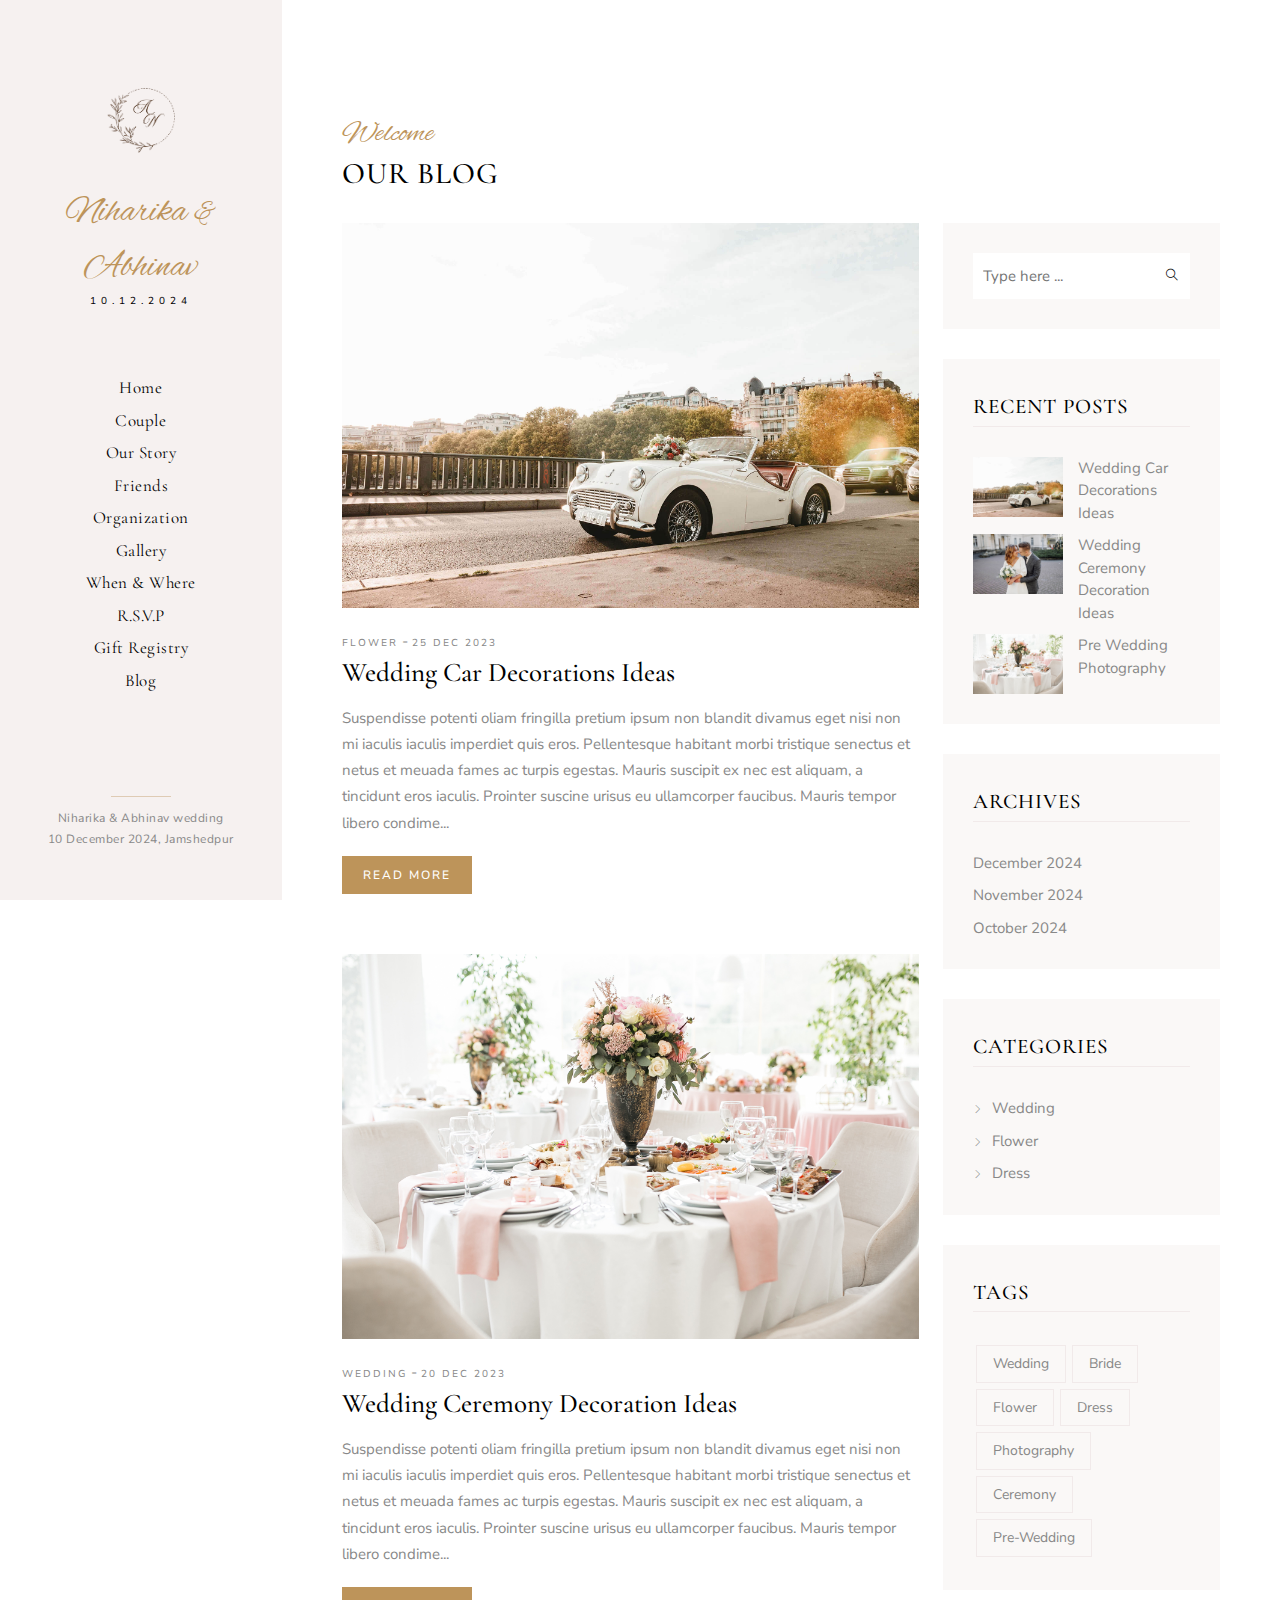
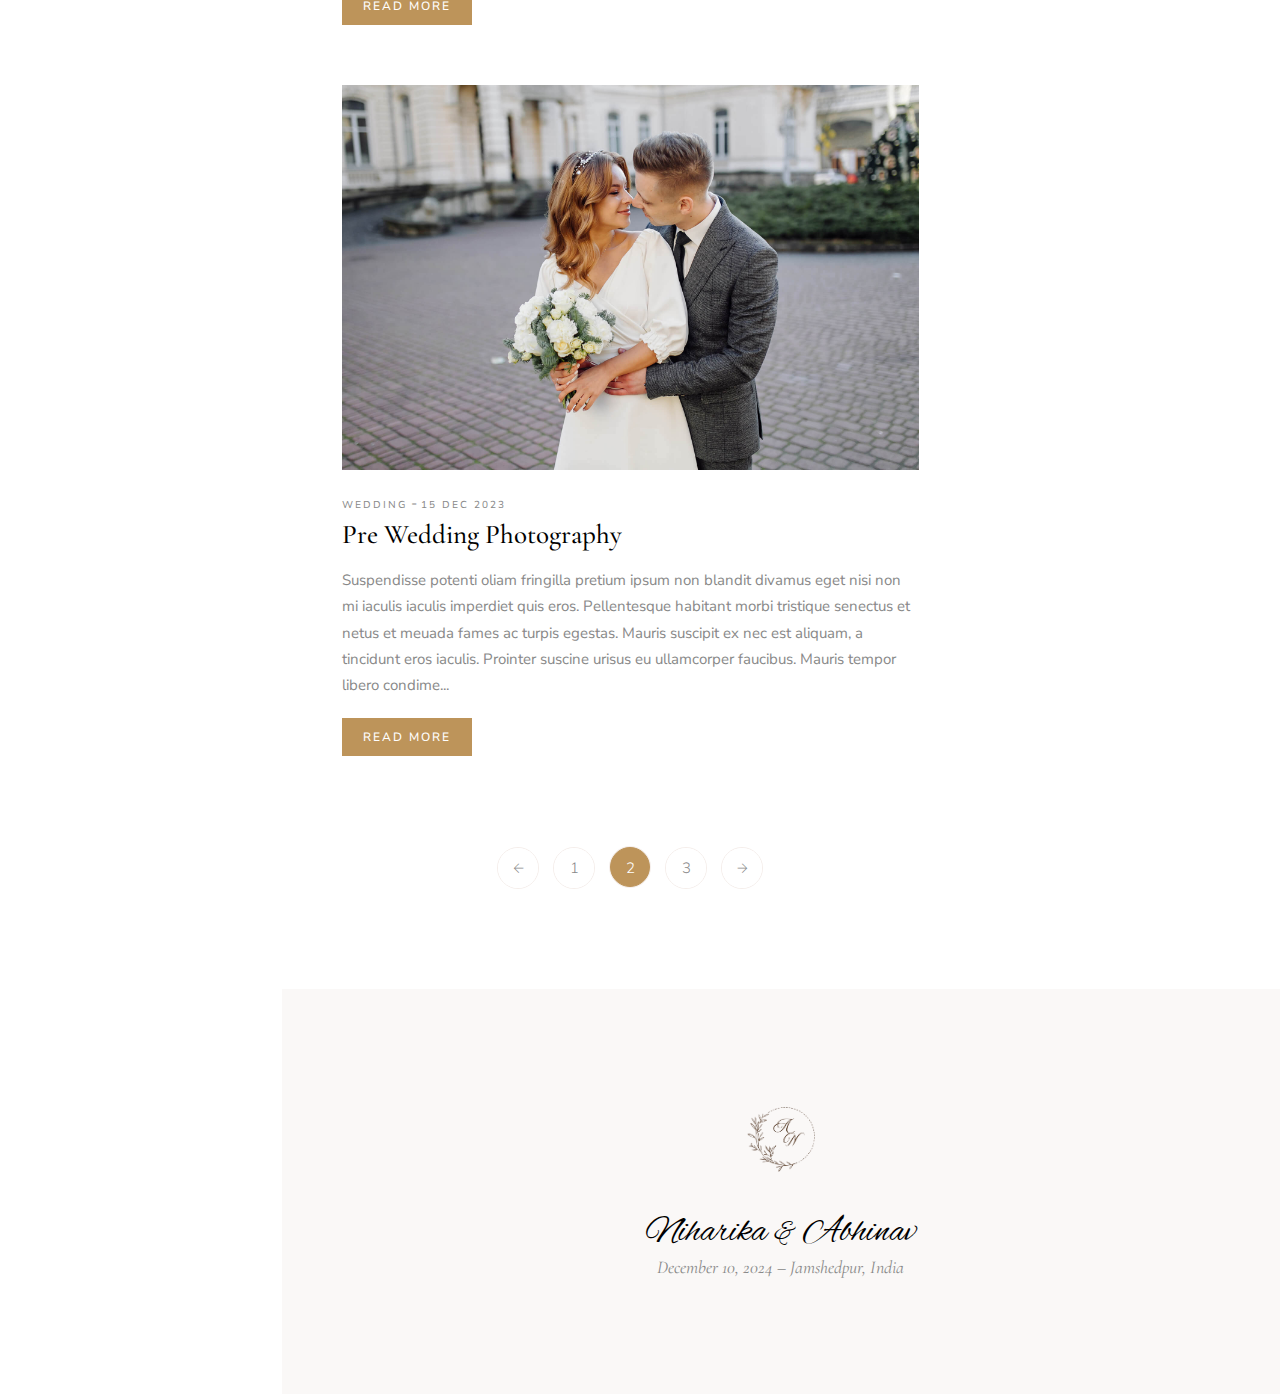
<file: blog.html>
<!DOCTYPE HTML>
<html lang="en">
<head>
    <meta charset="utf-8">
    <meta http-equiv="X-UA-Compatible" content="IE=edge">
    <title>Niharika & Abhinav Wedding Template</title>
    <meta name="viewport" content="width=device-width, initial-scale=1">
    <link rel="icon" type="image/png" href="images/favicon.png" />
    <link rel="stylesheet" href="css/animate.css">
    <link rel="stylesheet" href="css/themify-icons.css">
    <link rel="stylesheet" href="css/bootstrap.min.css">
    <link rel="stylesheet" href="css/magnific-popup.css">
    <link rel="stylesheet" href="css/owl.carousel.min.css">
    <link rel="stylesheet" href="css/owl.theme.default.min.css">
    <link rel="stylesheet" href="css/style.css">
</head>
<body>
    <!-- Preloader -->
    <div class="preloader">
        <div class="lds-heart">
            <div></div>
        </div>
    </div>
    <!-- Main -->
    <div id="oliven-page"> <a href="#" class="js-oliven-nav-toggle oliven-nav-toggle"><i></i></a>
        <!-- Sidebar Section -->
        <aside id="oliven-aside">
            <!-- Logo -->
            <div class="oliven-logo">
                <a href="index.html"> 
                    <img src="images/logo.png" alt=""> 
                    <span>Niharika <small>&</small> Abhinav</span>
                    <h6>10.12.2024</h6>
                </a>
            </div>
            <!-- Menu -->
            <nav class="oliven-main-menu">
                <ul>
                    <li><a href="index.html#home">Home</a></li>
                    <li><a href="index.html#couple">Couple</a></li>
                    <li><a href="index.html#story">Our Story</a></li>
                    <li><a href="index.html#friends">Friends</a></li>
                    <li><a href="index.html#organization">Organization</a></li>
                    <li><a href="index.html#gallery">Gallery</a></li>
                    <li><a href="index.html#whenwhere">When & Where</a></li>
                    <li><a href="index.html#rsvp">R.S.V.P</a></li>
                    <li><a href="index.html#gift">Gift Registry</a></li>
                    <li><a href="blog.html">Blog</a></li>
                </ul>
            </nav>
            <!-- Sidebar Footer -->
            <div class="footer1"> <span class="separator"></span>
                <p>Niharika & Abhinav wedding<br />10 December 2024, Jamshedpur</p>
            </div>
        </aside>
        <!-- Content Section -->
        <div id="oliven-main">
            <!-- Blog -->
            <div id="blog" class="blog-page section-padding">
                <div class="container">
                    <div class="row">
                        <div class="col-md-12 mb-30"> 
                            <span class="oliven-title-meta">Welcome</span>
                            <h2 class="oliven-title">Our Blog</h2>
                        </div>
                    </div>
                    <div class="row">
                        <!-- Content -->
                        <div class="col-md-8">
                            <div class="row">
                               <div class="col-md-12">
                                    <div class="item">
                                        <div class="post-img img-grayscale">
                                            <a href="post.html"> <img src="images/blog/1.jpg" alt=""> </a>
                                        </div>
                                        <div class="post-cont"> <a href="blog.html"><span class="tag">Flower</span></a> - <a href="blog.html"><span class="tag">25 Dec 2023</span></a>
                                            <h5>
                                                <a href="post.html">Wedding Car Decorations Ideas</a>
                                            </h5>
                                            <p>Suspendisse potenti oliam fringilla pretium ipsum non blandit divamus eget nisi non mi iaculis iaculis imperdiet quis eros. Pellentesque habitant morbi tristique senectus et netus et meuada fames ac turpis egestas. Mauris suscipit ex nec est aliquam, a tincidunt eros iaculis. Prointer suscine urisus eu ullamcorper faucibus. Mauris tempor libero condime...</p>
                                            <div class="btn buttono"><a href="post.html"><span>Read More</span></a></div>
                                        </div>
                                    </div>
                                </div>                          
                                <div class="col-md-12">
                                    <div class="item">
                                        <div class="post-img img-grayscale">
                                            <a href="post.html"> <img src="images/blog/3.jpg" alt=""> </a>
                                        </div>
                                        <div class="post-cont"> <a href="blog.html"><span class="tag">Wedding</span></a> - <a href="blog.html"><span class="tag">20 Dec 2023</span></a>
                                            <h5>
                                                <a href="post.html">Wedding Ceremony Decoration Ideas</a>
                                            </h5>
                                            <p>Suspendisse potenti oliam fringilla pretium ipsum non blandit divamus eget nisi non mi iaculis iaculis imperdiet quis eros. Pellentesque habitant morbi tristique senectus et netus et meuada fames ac turpis egestas. Mauris suscipit ex nec est aliquam, a tincidunt eros iaculis. Prointer suscine urisus eu ullamcorper faucibus. Mauris tempor libero condime...</p>
                                            <div class="btn buttono"><a href="post.html"><span>Read More</span></a></div>
                                        </div>
                                    </div>
                                </div>
                                <div class="col-md-12">
                                    <div class="item">
                                        <div class="post-img img-grayscale">
                                            <a href="post.html"> <img src="images/blog/2.jpg" alt=""> </a>
                                        </div>
                                        <div class="post-cont"> <a href="blog.html"><span class="tag">Wedding</span></a> - <a href="blog.html"><span class="tag">15 Dec 2023</span></a>
                                            <h5>
                                                <a href="post.html">Pre Wedding Photography</a>
                                            </h5>
                                            <p>Suspendisse potenti oliam fringilla pretium ipsum non blandit divamus eget nisi non mi iaculis iaculis imperdiet quis eros. Pellentesque habitant morbi tristique senectus et netus et meuada fames ac turpis egestas. Mauris suscipit ex nec est aliquam, a tincidunt eros iaculis. Prointer suscine urisus eu ullamcorper faucibus. Mauris tempor libero condime...</p>
                                            <div class="btn buttono"><a href="post.html"><span>Read More</span></a></div>
                                        </div>
                                    </div>
                                </div>
                            </div>
                            <div class="row">
                                <div class="col-md-12 text-center">
                                    <!-- Pagination -->
                                    <ul class="blog-pagination-wrap align-center">
                                        <li><a href="blog.html#"><i class="ti-arrow-left"></i></a></li>
                                        <li><a href="blog.html#">1</a></li>
                                        <li><a href="blog.html#" class="active">2</a></li>
                                        <li><a href="blog.html#">3</a></li>
                                        <li><a href="blog.html#"><i class="ti-arrow-right"></i></a></li>
                                    </ul>
                                </div>
                            </div>
                        </div>
                        <!-- Sidebar -->
                        <div class="col-md-4">
                            <div class="blog-sidebar row">
                                <div class="col-md-12">
                                    <div class="widget search">
                                        <form>
                                            <input type="text" name="search" placeholder="Type here ...">
                                            <button type="submit"><i class="ti-search" aria-hidden="true"></i></button>
                                        </form>
                                    </div>
                                </div>
                                <div class="col-md-12">
                                    <div class="widget">
                                        <div class="widget-title">
                                            <h6>Recent Posts</h6>
                                        </div>
                                        <ul class="recent">
                                            <li>
                                                <div class="thum"> 
                                                    <img src="images/blog/1.jpg" alt=""> 
                                                </div> 
                                                <a href="#">Wedding Car Decorations Ideas</a>
                                            </li>
                                            <li>
                                                <div class="thum"> 
                                                    <img src="images/blog/2.jpg" alt=""> 
                                                </div> 
                                                <a href="#">Wedding Ceremony Decoration Ideas</a>
                                            </li>
                                            <li>
                                                <div class="thum"> 
                                                    <img src="images/blog/3.jpg" alt=""> 
                                                </div> 
                                                <a href="#">Pre Wedding Photography</a>
                                            </li>
                                        </ul>
                                    </div>
                                </div>
                                <div class="col-md-12">
                                    <div class="widget">
                                        <div class="widget-title">
                                            <h6>Archives</h6>
                                        </div>
                                        <ul>
                                            <li><a href="#">December 2024</a></li>
                                            <li><a href="#">November 2024</a></li>
                                            <li><a href="#">October 2024</a></li>
                                        </ul>
                                    </div>
                                </div>
                                <div class="col-md-12">
                                    <div class="widget">
                                        <div class="widget-title">
                                            <h6>Categories</h6>
                                        </div>
                                        <ul>
                                            <li><a href="post.html"><i class="ti-angle-right"></i>Wedding</a></li>
                                            <li><a href="post.html"><i class="ti-angle-right"></i>Flower</a></li>
                                            <li><a href="post.html"><i class="ti-angle-right"></i>Dress</a></li>
                                        </ul>
                                    </div>
                                </div>
                                <div class="col-md-12">
                                    <div class="widget">
                                        <div class="widget-title">
                                            <h6>Tags</h6>
                                        </div>
                                        <ul class="tags">
                                            <li><a href="#">Wedding</a></li>
                                            <li><a href="#">Bride</a></li>
                                            <li><a href="#">Flower</a></li>
                                            <li><a href="#">Dress</a></li>
                                            <li><a href="#">Photography</a></li>
                                            <li><a href="#">Ceremony</a></li>
                                            <li><a href="#">Pre-Wedding</a></li>
                                        </ul>
                                    </div>
                                </div>
                            </div>
                        </div>
                    </div>
                </div>
            </div>
            <!-- Footer -->
            <div class="footer2">
                <div class="oliven-narrow-content">
                    <div class="row">
                        <div class="col-md-12 text-center">
                            <h2>
                                <a href="index.html"><img src="images/logo.png" alt=""><span>Niharika <small>&</small> Abhinav</span></a>
                            </h2>
                            <p class="copyright">December 10, 2024 – Jamshedpur, India</p>
                        </div>
                    </div>
                </div>
            </div>
        </div>
        <!-- jQuery -->
        <script src="js/jquery.min.js"></script>
        <script src="js/modernizr-2.6.2.min.js"></script>
        <script src="js/jquery.easing.1.3.js"></script>
        <script src="js/bootstrap.min.js"></script>
        <script src="js/jquery.waypoints.min.js"></script>
        <script src="js/sticky-kit.min.js"></script>
        <script src="js/isotope.js"></script>
        <script src="js/jquery.magnific-popup.min.js"></script>
        <script src="js/owl.carousel.min.js"></script>
        <script src="js/main.js"></script>
    </div>
</body>
</html>
</file>
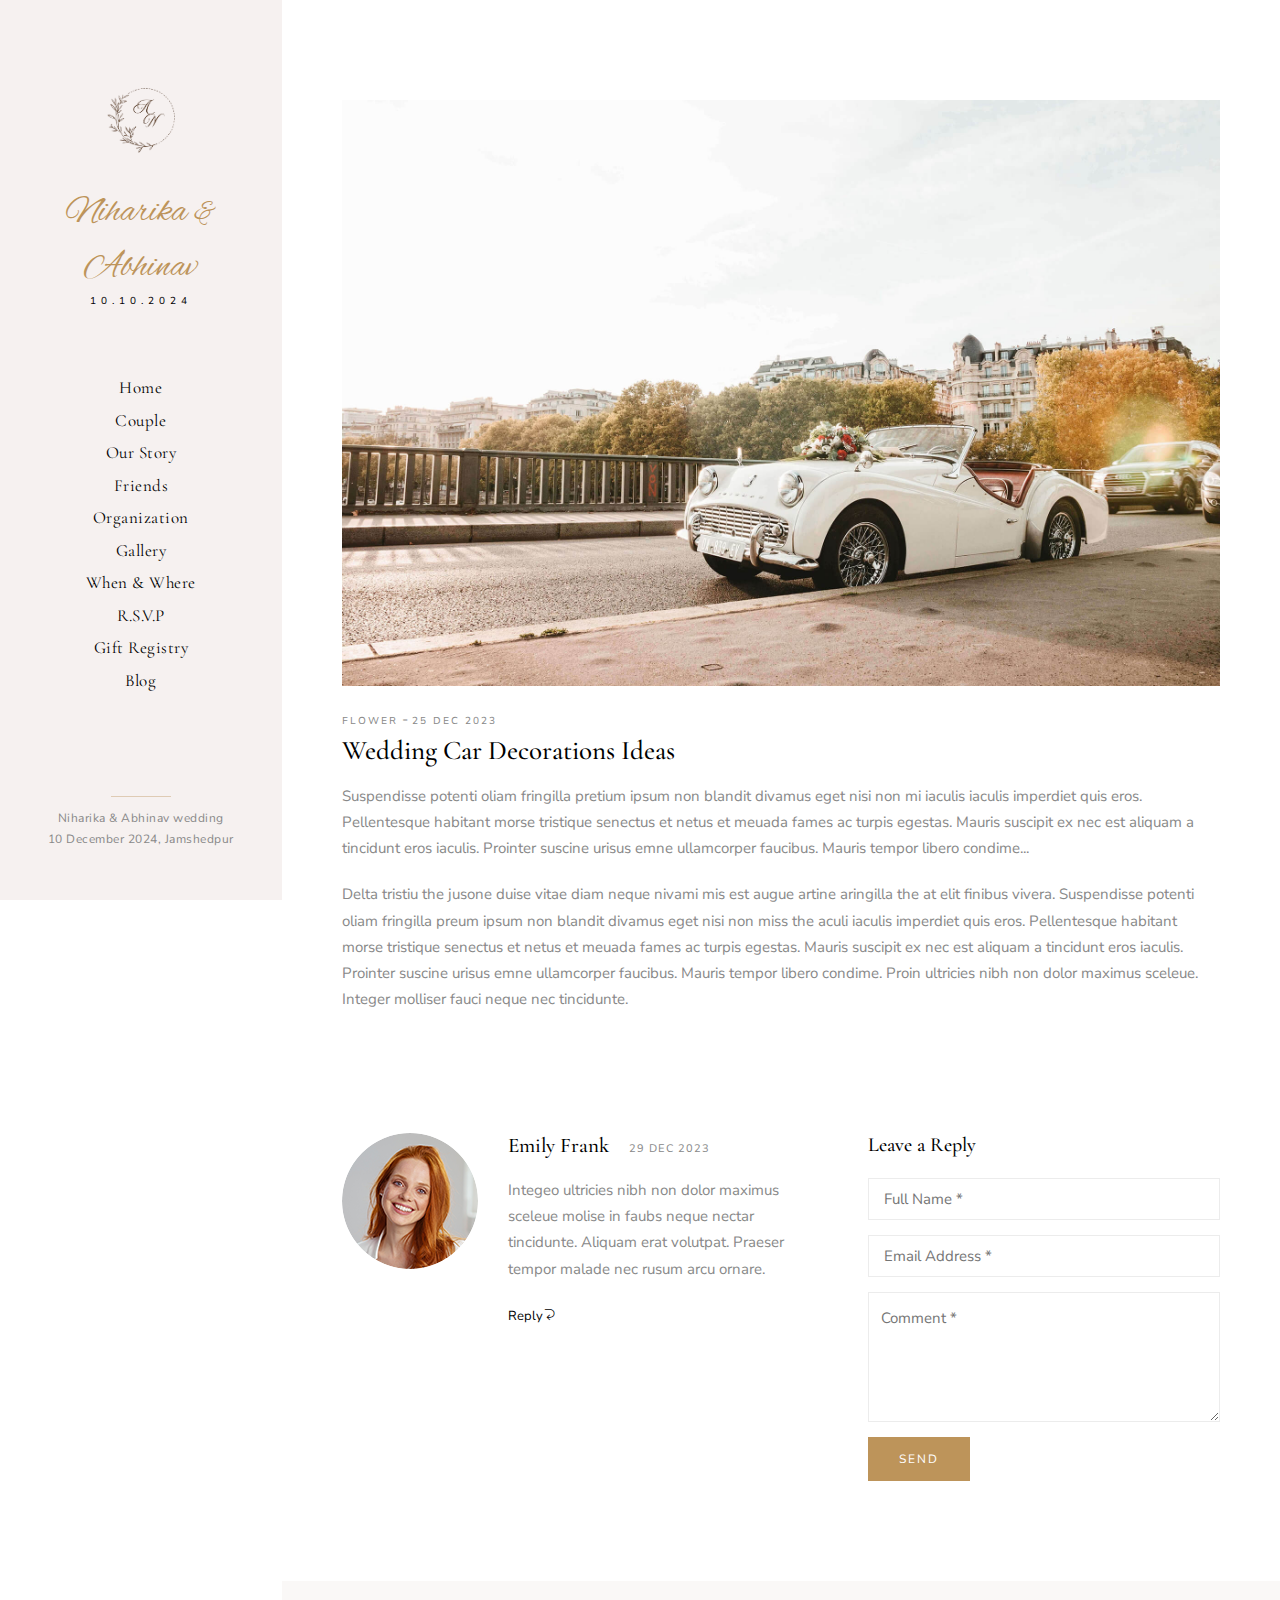
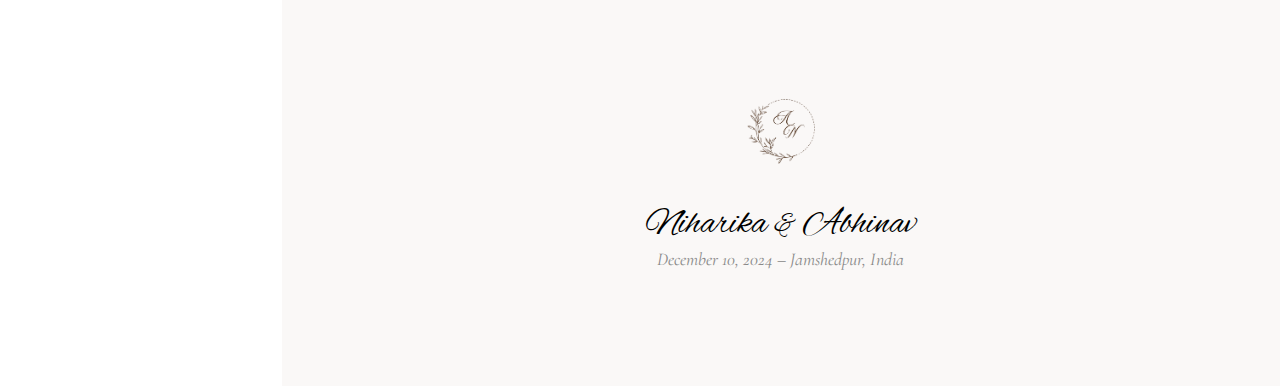
<file: post.html>
<!DOCTYPE HTML>
<html lang="en">
<head>
    <meta charset="utf-8">
    <meta http-equiv="X-UA-Compatible" content="IE=edge">
    <title>Niharika & Abhinav Wedding Template</title>
    <meta name="viewport" content="width=device-width, initial-scale=1">
    <link rel="icon" type="image/png" href="images/favicon.png" />
    <link rel="stylesheet" href="css/animate.css">
    <link rel="stylesheet" href="css/themify-icons.css">
    <link rel="stylesheet" href="css/bootstrap.min.css">
    <link rel="stylesheet" href="css/magnific-popup.css">
    <link rel="stylesheet" href="css/owl.carousel.min.css">
    <link rel="stylesheet" href="css/owl.theme.default.min.css">
    <link rel="stylesheet" href="css/style.css">
</head>
<body>
    <!-- Preloader -->
    <div class="preloader">
        <div class="lds-heart">
            <div></div>
        </div>
    </div>
    <!-- Main -->
    <div id="oliven-page"> <a href="#" class="js-oliven-nav-toggle oliven-nav-toggle"><i></i></a>
        <!-- Sidebar Section -->
        <aside id="oliven-aside">
            <!-- Logo -->
            <div class="oliven-logo">
                <a href="index.html"> 
                    <img src="images/logo.png" alt=""> 
                    <span>Niharika <small>&</small> Abhinav</span>
                    <h6>10.10.2024</h6> 
                </a>
            </div>
            <!-- Menu -->
            <nav class="oliven-main-menu">
                <ul>
                    <li><a href="index.html#home">Home</a></li>
                    <li><a href="index.html#couple">Couple</a></li>
                    <li><a href="index.html#story">Our Story</a></li>
                    <li><a href="index.html#friends">Friends</a></li>
                    <li><a href="index.html#organization">Organization</a></li>
                    <li><a href="index.html#gallery">Gallery</a></li>
                    <li><a href="index.html#whenwhere">When & Where</a></li>
                    <li><a href="index.html#rsvp">R.S.V.P</a></li>
                    <li><a href="index.html#gift">Gift Registry</a></li>
                    <li><a href="blog.html">Blog</a></li>
                </ul>
            </nav>
            <!-- Sidebar Footer -->
            <div class="footer1"> <span class="separator"></span>
                <p>Niharika & Abhinav wedding<br />10 December 2024, Jamshedpur</p>
            </div>
        </aside>
        <!-- Content Section -->
        <div id="oliven-main">
            <!-- Post -->
            <div id="post" class="blog-page section-padding">
                <div class="container">
                    <div class="row">
                        <div class="col-md-12">
                            <div class="item">
                                <div class="post-img img-grayscale">
                                    <a href="post.html"> <img src="images/blog/1.jpg" alt=""> </a>
                                </div>
                                <div class="post-cont"> <a href="blog.html"><span class="tag">Flower</span></a> - <a href="blog.html"><span class="tag">25 Dec 2023</span></a>
                                    <h5>
                                        <a href="post.html">Wedding Car Decorations Ideas</a>
                                    </h5>
                                    <p>Suspendisse potenti oliam fringilla pretium ipsum non blandit divamus eget nisi non mi iaculis iaculis imperdiet quis eros. Pellentesque habitant morse tristique senectus et netus et meuada fames ac turpis egestas. Mauris suscipit ex nec est aliquam a tincidunt eros iaculis. Prointer suscine urisus emne ullamcorper faucibus. Mauris tempor libero condime...</p>
                                    <p>Delta tristiu the jusone duise vitae diam neque nivami mis est augue artine aringilla the at elit finibus vivera. Suspendisse potenti oliam fringilla preum ipsum non blandit divamus eget nisi non miss the aculi iaculis imperdiet quis eros. Pellentesque habitant morse tristique senectus et netus et meuada fames ac turpis egestas. Mauris suscipit ex nec est aliquam a tincidunt eros iaculis. Prointer suscine urisus emne ullamcorper faucibus. Mauris tempor libero condime. Proin ultricies nibh non dolor maximus sceleue. Integer molliser fauci neque nec tincidunte.</p>
                                </div>
                            </div>
                        </div>
                    </div>
                </div>
                <div class="blog-comment-section">
            <div class="container">
                <div class="row">
                    <!-- Comment -->
                    <div class="col-md-7">
                        <div class="blog-post-comment-wrap">
                            <div class="blog-user-comment"> <img src="images/blog/people.png" alt=""> </div>
                            <div class="blog-user-content">
                                <h3>Emily Frank<span> 29 Dec 2023</span></h3>
                                <p>Integeo ultricies nibh non dolor maximus sceleue molise in faubs neque nectar tincidunte. Aliquam erat volutpat. Praeser tempor malade nec rusum arcu ornare. </p> <a class="blog-repay" href="#">Reply<i class="ti-back-left"></i></a>
                            </div>
                        </div>
                    </div>
                    <!-- Contact Form -->
                    <div class="col-md-5">
                        <h5>Leave a Reply</h5>
                        <form method="post" class="row">
                            <div class="col-md-12">
                                <input type="text" placeholder="Full Name *" required="">
                            </div>
                            <div class="col-md-12">
                                <input type="email"  placeholder="Email Address *" required="">
                            </div>
                            <div class="col-md-12">
                                <textarea name="message" id="message" cols="40" rows="4" placeholder="Comment *" required=""></textarea>
                            </div>
                            <div class="col-md-12">
                                <div class="form-group">
                                    <input type="submit" class="btn buttono" value="SEND">
                                </div>
                            </div>
                        </form>
                    </div>
                </div>
            </div>
        </div>
            </div>
            <!-- Footer -->
            <div class="footer2">
                <div class="oliven-narrow-content">
                    <div class="row">
                        <div class="col-md-12 text-center">
                            <h2>
                                <a href="index.html"><img src="images/logo.png" alt=""><span>Niharika <small>&</small> Abhinav</span></a>
                            </h2>
                            <p class="copyright">December 10, 2024 – Jamshedpur, India</p>
                        </div>
                    </div>
                </div>
            </div>
        </div>
        <!-- jQuery -->
        <script src="js/jquery.min.js"></script>
        <script src="js/modernizr-2.6.2.min.js"></script>
        <script src="js/jquery.easing.1.3.js"></script>
        <script src="js/bootstrap.min.js"></script>
        <script src="js/jquery.waypoints.min.js"></script>
        <script src="js/sticky-kit.min.js"></script>
        <script src="js/isotope.js"></script>
        <script src="js/jquery.magnific-popup.min.js"></script>
        <script src="js/owl.carousel.min.js"></script>
        <script src="js/main.js"></script>
    </div>
</body>

</html>
</file>
<file: css/themify-icons.css>
@font-face {
	font-family: 'themify';
	src:url('../fonts/themify.eot');
	src:url('../fonts/themify.eot?#iefix') format('embedded-opentype'),
		url('../fonts/themify.woff') format('woff'),
		url('../fonts/themify.ttf') format('truetype'),
		url('../fonts/themify.svg') format('svg');
	font-weight: normal;
	font-style: normal;
}

[class^="ti-"], [class*=" ti-"] {
	font-family: 'themify';
	speak: none;
	font-style: normal;
	font-weight: normal;
	font-variant: normal;
	text-transform: none;
	line-height: 1;

	/* Better Font Rendering =========== */
	-webkit-font-smoothing: antialiased;
	-moz-osx-font-smoothing: grayscale;
}

.ti-wand:before {
	content: "\e600";
}
.ti-volume:before {
	content: "\e601";
}
.ti-user:before {
	content: "\e602";
}
.ti-unlock:before {
	content: "\e603";
}
.ti-unlink:before {
	content: "\e604";
}
.ti-trash:before {
	content: "\e605";
}
.ti-thought:before {
	content: "\e606";
}
.ti-target:before {
	content: "\e607";
}
.ti-tag:before {
	content: "\e608";
}
.ti-tablet:before {
	content: "\e609";
}
.ti-star:before {
	content: "\e60a";
}
.ti-spray:before {
	content: "\e60b";
}
.ti-signal:before {
	content: "\e60c";
}
.ti-shopping-cart:before {
	content: "\e60d";
}
.ti-shopping-cart-full:before {
	content: "\e60e";
}
.ti-settings:before {
	content: "\e60f";
}
.ti-search:before {
	content: "\e610";
}
.ti-zoom-in:before {
	content: "\e611";
}
.ti-zoom-out:before {
	content: "\e612";
}
.ti-cut:before {
	content: "\e613";
}
.ti-ruler:before {
	content: "\e614";
}
.ti-ruler-pencil:before {
	content: "\e615";
}
.ti-ruler-alt:before {
	content: "\e616";
}
.ti-bookmark:before {
	content: "\e617";
}
.ti-bookmark-alt:before {
	content: "\e618";
}
.ti-reload:before {
	content: "\e619";
}
.ti-plus:before {
	content: "\e61a";
}
.ti-pin:before {
	content: "\e61b";
}
.ti-pencil:before {
	content: "\e61c";
}
.ti-pencil-alt:before {
	content: "\e61d";
}
.ti-paint-roller:before {
	content: "\e61e";
}
.ti-paint-bucket:before {
	content: "\e61f";
}
.ti-na:before {
	content: "\e620";
}
.ti-mobile:before {
	content: "\e621";
}
.ti-minus:before {
	content: "\e622";
}
.ti-medall:before {
	content: "\e623";
}
.ti-medall-alt:before {
	content: "\e624";
}
.ti-marker:before {
	content: "\e625";
}
.ti-marker-alt:before {
	content: "\e626";
}
.ti-arrow-up:before {
	content: "\e627";
}
.ti-arrow-right:before {
	content: "\e628";
}
.ti-arrow-left:before {
	content: "\e629";
}
.ti-arrow-down:before {
	content: "\e62a";
}
.ti-lock:before {
	content: "\e62b";
}
.ti-location-arrow:before {
	content: "\e62c";
}
.ti-link:before {
	content: "\e62d";
}
.ti-layout:before {
	content: "\e62e";
}
.ti-layers:before {
	content: "\e62f";
}
.ti-layers-alt:before {
	content: "\e630";
}
.ti-key:before {
	content: "\e631";
}
.ti-import:before {
	content: "\e632";
}
.ti-image:before {
	content: "\e633";
}
.ti-heart:before {
	content: "\e634";
}
.ti-heart-broken:before {
	content: "\e635";
}
.ti-hand-stop:before {
	content: "\e636";
}
.ti-hand-open:before {
	content: "\e637";
}
.ti-hand-drag:before {
	content: "\e638";
}
.ti-folder:before {
	content: "\e639";
}
.ti-flag:before {
	content: "\e63a";
}
.ti-flag-alt:before {
	content: "\e63b";
}
.ti-flag-alt-2:before {
	content: "\e63c";
}
.ti-eye:before {
	content: "\e63d";
}
.ti-export:before {
	content: "\e63e";
}
.ti-exchange-vertical:before {
	content: "\e63f";
}
.ti-desktop:before {
	content: "\e640";
}
.ti-cup:before {
	content: "\e641";
}
.ti-crown:before {
	content: "\e642";
}
.ti-comments:before {
	content: "\e643";
}
.ti-comment:before {
	content: "\e644";
}
.ti-comment-alt:before {
	content: "\e645";
}
.ti-close:before {
	content: "\e646";
}
.ti-clip:before {
	content: "\e647";
}
.ti-angle-up:before {
	content: "\e648";
}
.ti-angle-right:before {
	content: "\e649";
}
.ti-angle-left:before {
	content: "\e64a";
}
.ti-angle-down:before {
	content: "\e64b";
}
.ti-check:before {
	content: "\e64c";
}
.ti-check-box:before {
	content: "\e64d";
}
.ti-camera:before {
	content: "\e64e";
}
.ti-announcement:before {
	content: "\e64f";
}
.ti-brush:before {
	content: "\e650";
}
.ti-briefcase:before {
	content: "\e651";
}
.ti-bolt:before {
	content: "\e652";
}
.ti-bolt-alt:before {
	content: "\e653";
}
.ti-blackboard:before {
	content: "\e654";
}
.ti-bag:before {
	content: "\e655";
}
.ti-move:before {
	content: "\e656";
}
.ti-arrows-vertical:before {
	content: "\e657";
}
.ti-arrows-horizontal:before {
	content: "\e658";
}
.ti-fullscreen:before {
	content: "\e659";
}
.ti-arrow-top-right:before {
	content: "\e65a";
}
.ti-arrow-top-left:before {
	content: "\e65b";
}
.ti-arrow-circle-up:before {
	content: "\e65c";
}
.ti-arrow-circle-right:before {
	content: "\e65d";
}
.ti-arrow-circle-left:before {
	content: "\e65e";
}
.ti-arrow-circle-down:before {
	content: "\e65f";
}
.ti-angle-double-up:before {
	content: "\e660";
}
.ti-angle-double-right:before {
	content: "\e661";
}
.ti-angle-double-left:before {
	content: "\e662";
}
.ti-angle-double-down:before {
	content: "\e663";
}
.ti-zip:before {
	content: "\e664";
}
.ti-world:before {
	content: "\e665";
}
.ti-wheelchair:before {
	content: "\e666";
}
.ti-view-list:before {
	content: "\e667";
}
.ti-view-list-alt:before {
	content: "\e668";
}
.ti-view-grid:before {
	content: "\e669";
}
.ti-uppercase:before {
	content: "\e66a";
}
.ti-upload:before {
	content: "\e66b";
}
.ti-underline:before {
	content: "\e66c";
}
.ti-truck:before {
	content: "\e66d";
}
.ti-timer:before {
	content: "\e66e";
}
.ti-ticket:before {
	content: "\e66f";
}
.ti-thumb-up:before {
	content: "\e670";
}
.ti-thumb-down:before {
	content: "\e671";
}
.ti-text:before {
	content: "\e672";
}
.ti-stats-up:before {
	content: "\e673";
}
.ti-stats-down:before {
	content: "\e674";
}
.ti-split-v:before {
	content: "\e675";
}
.ti-split-h:before {
	content: "\e676";
}
.ti-smallcap:before {
	content: "\e677";
}
.ti-shine:before {
	content: "\e678";
}
.ti-shift-right:before {
	content: "\e679";
}
.ti-shift-left:before {
	content: "\e67a";
}
.ti-shield:before {
	content: "\e67b";
}
.ti-notepad:before {
	content: "\e67c";
}
.ti-server:before {
	content: "\e67d";
}
.ti-quote-right:before {
	content: "\e67e";
}
.ti-quote-left:before {
	content: "\e67f";
}
.ti-pulse:before {
	content: "\e680";
}
.ti-printer:before {
	content: "\e681";
}
.ti-power-off:before {
	content: "\e682";
}
.ti-plug:before {
	content: "\e683";
}
.ti-pie-chart:before {
	content: "\e684";
}
.ti-paragraph:before {
	content: "\e685";
}
.ti-panel:before {
	content: "\e686";
}
.ti-package:before {
	content: "\e687";
}
.ti-music:before {
	content: "\e688";
}
.ti-music-alt:before {
	content: "\e689";
}
.ti-mouse:before {
	content: "\e68a";
}
.ti-mouse-alt:before {
	content: "\e68b";
}
.ti-money:before {
	content: "\e68c";
}
.ti-microphone:before {
	content: "\e68d";
}
.ti-menu:before {
	content: "\e68e";
}
.ti-menu-alt:before {
	content: "\e68f";
}
.ti-map:before {
	content: "\e690";
}
.ti-map-alt:before {
	content: "\e691";
}
.ti-loop:before {
	content: "\e692";
}
.ti-location-pin:before {
	content: "\e693";
}
.ti-list:before {
	content: "\e694";
}
.ti-light-bulb:before {
	content: "\e695";
}
.ti-Italic:before {
	content: "\e696";
}
.ti-info:before {
	content: "\e697";
}
.ti-infinite:before {
	content: "\e698";
}
.ti-id-badge:before {
	content: "\e699";
}
.ti-hummer:before {
	content: "\e69a";
}
.ti-home:before {
	content: "\e69b";
}
.ti-help:before {
	content: "\e69c";
}
.ti-headphone:before {
	content: "\e69d";
}
.ti-harddrives:before {
	content: "\e69e";
}
.ti-harddrive:before {
	content: "\e69f";
}
.ti-gift:before {
	content: "\e6a0";
}
.ti-game:before {
	content: "\e6a1";
}
.ti-filter:before {
	content: "\e6a2";
}
.ti-files:before {
	content: "\e6a3";
}
.ti-file:before {
	content: "\e6a4";
}
.ti-eraser:before {
	content: "\e6a5";
}
.ti-envelope:before {
	content: "\e6a6";
}
.ti-download:before {
	content: "\e6a7";
}
.ti-direction:before {
	content: "\e6a8";
}
.ti-direction-alt:before {
	content: "\e6a9";
}
.ti-dashboard:before {
	content: "\e6aa";
}
.ti-control-stop:before {
	content: "\e6ab";
}
.ti-control-shuffle:before {
	content: "\e6ac";
}
.ti-control-play:before {
	content: "\e6ad";
}
.ti-control-pause:before {
	content: "\e6ae";
}
.ti-control-forward:before {
	content: "\e6af";
}
.ti-control-backward:before {
	content: "\e6b0";
}
.ti-cloud:before {
	content: "\e6b1";
}
.ti-cloud-up:before {
	content: "\e6b2";
}
.ti-cloud-down:before {
	content: "\e6b3";
}
.ti-clipboard:before {
	content: "\e6b4";
}
.ti-car:before {
	content: "\e6b5";
}
.ti-calendar:before {
	content: "\e6b6";
}
.ti-book:before {
	content: "\e6b7";
}
.ti-bell:before {
	content: "\e6b8";
}
.ti-basketball:before {
	content: "\e6b9";
}
.ti-bar-chart:before {
	content: "\e6ba";
}
.ti-bar-chart-alt:before {
	content: "\e6bb";
}
.ti-back-right:before {
	content: "\e6bc";
}
.ti-back-left:before {
	content: "\e6bd";
}
.ti-arrows-corner:before {
	content: "\e6be";
}
.ti-archive:before {
	content: "\e6bf";
}
.ti-anchor:before {
	content: "\e6c0";
}
.ti-align-right:before {
	content: "\e6c1";
}
.ti-align-left:before {
	content: "\e6c2";
}
.ti-align-justify:before {
	content: "\e6c3";
}
.ti-align-center:before {
	content: "\e6c4";
}
.ti-alert:before {
	content: "\e6c5";
}
.ti-alarm-clock:before {
	content: "\e6c6";
}
.ti-agenda:before {
	content: "\e6c7";
}
.ti-write:before {
	content: "\e6c8";
}
.ti-window:before {
	content: "\e6c9";
}
.ti-widgetized:before {
	content: "\e6ca";
}
.ti-widget:before {
	content: "\e6cb";
}
.ti-widget-alt:before {
	content: "\e6cc";
}
.ti-wallet:before {
	content: "\e6cd";
}
.ti-video-clapper:before {
	content: "\e6ce";
}
.ti-video-camera:before {
	content: "\e6cf";
}
.ti-vector:before {
	content: "\e6d0";
}
.ti-themify-logo:before {
	content: "\e6d1";
}
.ti-themify-favicon:before {
	content: "\e6d2";
}
.ti-themify-favicon-alt:before {
	content: "\e6d3";
}
.ti-support:before {
	content: "\e6d4";
}
.ti-stamp:before {
	content: "\e6d5";
}
.ti-split-v-alt:before {
	content: "\e6d6";
}
.ti-slice:before {
	content: "\e6d7";
}
.ti-shortcode:before {
	content: "\e6d8";
}
.ti-shift-right-alt:before {
	content: "\e6d9";
}
.ti-shift-left-alt:before {
	content: "\e6da";
}
.ti-ruler-alt-2:before {
	content: "\e6db";
}
.ti-receipt:before {
	content: "\e6dc";
}
.ti-pin2:before {
	content: "\e6dd";
}
.ti-pin-alt:before {
	content: "\e6de";
}
.ti-pencil-alt2:before {
	content: "\e6df";
}
.ti-palette:before {
	content: "\e6e0";
}
.ti-more:before {
	content: "\e6e1";
}
.ti-more-alt:before {
	content: "\e6e2";
}
.ti-microphone-alt:before {
	content: "\e6e3";
}
.ti-magnet:before {
	content: "\e6e4";
}
.ti-line-double:before {
	content: "\e6e5";
}
.ti-line-dotted:before {
	content: "\e6e6";
}
.ti-line-dashed:before {
	content: "\e6e7";
}
.ti-layout-width-full:before {
	content: "\e6e8";
}
.ti-layout-width-default:before {
	content: "\e6e9";
}
.ti-layout-width-default-alt:before {
	content: "\e6ea";
}
.ti-layout-tab:before {
	content: "\e6eb";
}
.ti-layout-tab-window:before {
	content: "\e6ec";
}
.ti-layout-tab-v:before {
	content: "\e6ed";
}
.ti-layout-tab-min:before {
	content: "\e6ee";
}
.ti-layout-slider:before {
	content: "\e6ef";
}
.ti-layout-slider-alt:before {
	content: "\e6f0";
}
.ti-layout-sidebar-right:before {
	content: "\e6f1";
}
.ti-layout-sidebar-none:before {
	content: "\e6f2";
}
.ti-layout-sidebar-left:before {
	content: "\e6f3";
}
.ti-layout-placeholder:before {
	content: "\e6f4";
}
.ti-layout-menu:before {
	content: "\e6f5";
}
.ti-layout-menu-v:before {
	content: "\e6f6";
}
.ti-layout-menu-separated:before {
	content: "\e6f7";
}
.ti-layout-menu-full:before {
	content: "\e6f8";
}
.ti-layout-media-right-alt:before {
	content: "\e6f9";
}
.ti-layout-media-right:before {
	content: "\e6fa";
}
.ti-layout-media-overlay:before {
	content: "\e6fb";
}
.ti-layout-media-overlay-alt:before {
	content: "\e6fc";
}
.ti-layout-media-overlay-alt-2:before {
	content: "\e6fd";
}
.ti-layout-media-left-alt:before {
	content: "\e6fe";
}
.ti-layout-media-left:before {
	content: "\e6ff";
}
.ti-layout-media-center-alt:before {
	content: "\e700";
}
.ti-layout-media-center:before {
	content: "\e701";
}
.ti-layout-list-thumb:before {
	content: "\e702";
}
.ti-layout-list-thumb-alt:before {
	content: "\e703";
}
.ti-layout-list-post:before {
	content: "\e704";
}
.ti-layout-list-large-image:before {
	content: "\e705";
}
.ti-layout-line-solid:before {
	content: "\e706";
}
.ti-layout-grid4:before {
	content: "\e707";
}
.ti-layout-grid3:before {
	content: "\e708";
}
.ti-layout-grid2:before {
	content: "\e709";
}
.ti-layout-grid2-thumb:before {
	content: "\e70a";
}
.ti-layout-cta-right:before {
	content: "\e70b";
}
.ti-layout-cta-left:before {
	content: "\e70c";
}
.ti-layout-cta-center:before {
	content: "\e70d";
}
.ti-layout-cta-btn-right:before {
	content: "\e70e";
}
.ti-layout-cta-btn-left:before {
	content: "\e70f";
}
.ti-layout-column4:before {
	content: "\e710";
}
.ti-layout-column3:before {
	content: "\e711";
}
.ti-layout-column2:before {
	content: "\e712";
}
.ti-layout-accordion-separated:before {
	content: "\e713";
}
.ti-layout-accordion-merged:before {
	content: "\e714";
}
.ti-layout-accordion-list:before {
	content: "\e715";
}
.ti-ink-pen:before {
	content: "\e716";
}
.ti-info-alt:before {
	content: "\e717";
}
.ti-help-alt:before {
	content: "\e718";
}
.ti-headphone-alt:before {
	content: "\e719";
}
.ti-hand-point-up:before {
	content: "\e71a";
}
.ti-hand-point-right:before {
	content: "\e71b";
}
.ti-hand-point-left:before {
	content: "\e71c";
}
.ti-hand-point-down:before {
	content: "\e71d";
}
.ti-gallery:before {
	content: "\e71e";
}
.ti-face-smile:before {
	content: "\e71f";
}
.ti-face-sad:before {
	content: "\e720";
}
.ti-credit-card:before {
	content: "\e721";
}
.ti-control-skip-forward:before {
	content: "\e722";
}
.ti-control-skip-backward:before {
	content: "\e723";
}
.ti-control-record:before {
	content: "\e724";
}
.ti-control-eject:before {
	content: "\e725";
}
.ti-comments-smiley:before {
	content: "\e726";
}
.ti-brush-alt:before {
	content: "\e727";
}
.ti-youtube:before {
	content: "\e728";
}
.ti-vimeo:before {
	content: "\e729";
}
.ti-twitter:before {
	content: "\e72a";
}
.ti-time:before {
	content: "\e72b";
}
.ti-tumblr:before {
	content: "\e72c";
}
.ti-skype:before {
	content: "\e72d";
}
.ti-share:before {
	content: "\e72e";
}
.ti-share-alt:before {
	content: "\e72f";
}
.ti-rocket:before {
	content: "\e730";
}
.ti-pinterest:before {
	content: "\e731";
}
.ti-new-window:before {
	content: "\e732";
}
.ti-microsoft:before {
	content: "\e733";
}
.ti-list-ol:before {
	content: "\e734";
}
.ti-linkedin:before {
	content: "\e735";
}
.ti-layout-sidebar-2:before {
	content: "\e736";
}
.ti-layout-grid4-alt:before {
	content: "\e737";
}
.ti-layout-grid3-alt:before {
	content: "\e738";
}
.ti-layout-grid2-alt:before {
	content: "\e739";
}
.ti-layout-column4-alt:before {
	content: "\e73a";
}
.ti-layout-column3-alt:before {
	content: "\e73b";
}
.ti-layout-column2-alt:before {
	content: "\e73c";
}
.ti-instagram:before {
	content: "\e73d";
}
.ti-google:before {
	content: "\e73e";
}
.ti-github:before {
	content: "\e73f";
}
.ti-flickr:before {
	content: "\e740";
}
.ti-facebook:before {
	content: "\e741";
}
.ti-dropbox:before {
	content: "\e742";
}
.ti-dribbble:before {
	content: "\e743";
}
.ti-apple:before {
	content: "\e744";
}
.ti-android:before {
	content: "\e745";
}
.ti-save:before {
	content: "\e746";
}
.ti-save-alt:before {
	content: "\e747";
}
.ti-yahoo:before {
	content: "\e748";
}
.ti-wordpress:before {
	content: "\e749";
}
.ti-vimeo-alt:before {
	content: "\e74a";
}
.ti-twitter-alt:before {
	content: "\e74b";
}
.ti-tumblr-alt:before {
	content: "\e74c";
}
.ti-trello:before {
	content: "\e74d";
}
.ti-stack-overflow:before {
	content: "\e74e";
}
.ti-soundcloud:before {
	content: "\e74f";
}
.ti-sharethis:before {
	content: "\e750";
}
.ti-sharethis-alt:before {
	content: "\e751";
}
.ti-reddit:before {
	content: "\e752";
}
.ti-pinterest-alt:before {
	content: "\e753";
}
.ti-microsoft-alt:before {
	content: "\e754";
}
.ti-linux:before {
	content: "\e755";
}
.ti-jsfiddle:before {
	content: "\e756";
}
.ti-joomla:before {
	content: "\e757";
}
.ti-html5:before {
	content: "\e758";
}
.ti-flickr-alt:before {
	content: "\e759";
}
.ti-email:before {
	content: "\e75a";
}
.ti-drupal:before {
	content: "\e75b";
}
.ti-dropbox-alt:before {
	content: "\e75c";
}
.ti-css3:before {
	content: "\e75d";
}
.ti-rss:before {
	content: "\e75e";
}
.ti-rss-alt:before {
	content: "\e75f";
}
</file>
<file: css/style.css>
/* ----------------------------------------------------------------
[Table of contents]

01. Google Fonts
02. Default style
03. Scrollbar
04. Selection
05. Owl Carousel custom style
06. Sidebar style
07. Main style
08. Navigation style
09. Header style
10. Title style
11. Bride & Groom style
12. Wedding Countdown style
13. Our Story style
14. Friends style
15. Organization style
16. See You style
17. Gallery style
18. Gift Registry style
19. When & Where style
20. Gift style
21. Button style
22. Blog & Post style
23. Footer style
24. Media Query style

------------------------------------------------------------------- */


/* ===== Google Fonts ===== */
@import url('https://fonts.googleapis.com/css2?family=Alex+Brush&family=Cormorant+Garamond:ital,wght@0,300;0,400;0,500;0,600;0,700;1,300;1,400;1,500;1,600;1,700&family=Nunito+Sans:ital,wght@0,300;0,400;0,600;0,700;1,300;1,400;1,600;1,700&display=swap');


/* ===== Default style ===== */
html,
body {
    -moz-osx-font-smoothing: grayscale;
    -webkit-font-smoothing: antialiased;
    -moz-font-smoothing: antialiased;
    font-smoothing: antialiased;
}
body {
    font-family: 'Nunito Sans', sans-serif;
    font-size: 15px;
    font-weight: 400;
    line-height: 1.75em;
    color: #888;
}
/*** typography ***/
/* headings */
h1,
h2,
h3,
h4,
h5,
h6 {
    color: #000;
    font-family: 'Cormorant Garamond', serif;
    font-weight: 500;
    line-height: 1.25em;
    margin: 0 0 20px 0;
}
/* paragraph */
p {
    font-family: 'Nunito Sans', sans-serif;
    font-size: 15px;
    font-weight: 400;
    line-height: 1.75em;
    color: #888;
    margin: 0 0 20px;
}
/* lists */
ul {
    list-style-type: none;
}
/* links */
a {
    color: #000;
    -webkit-transition: 0.5s;
    -o-transition: 0.5s;
    transition: 0.5s;
}
a:hover,
a:active,
a:focus {
    color: #000;
    outline: none;
    text-decoration: none !important;
}
a:link {
    text-decoration: none;
}
a:focus {
    outline: none;
}
img {
    width: 100%;
    height: auto;
}
.small,
small {
    font-size: 80%;
}
b,
strong {
    color: #000;
    font-weight: 600;
}
span,
a,
a:hover {
    display: inline-block;
    text-decoration: none;
    color: inherit;
}
hr {
    margin-top: 0px;
    margin-bottom: -20px;
    border: 0;
}
/* table */
table,
th,
tr,
td {
    border: 1px solid #000;
}
th,
tr,
td {
    padding: 10px;
}
/*** form element ***/
/* text field */
button,
input,
optgroup,
select,
textarea {
    font-family: 'Nunito Sans', sans-serif;
}
input[type="password"]:focus,
input[type="email"]:focus,
input[type="text"]:focus,
input[type="file"]:focus,
input[type="radio"]:focus,
input[type="checkbox"]:focus,
textarea:focus {
    outline: none;
    border: 1px solid #ececec;
}
input[type="password"],
input[type="email"],
input[type="text"],
input[type="file"],
textarea,
#message,
#search {
    max-width: 100%;
    margin-bottom: 15px;
    border: none;
    padding: 7px 15px;
    height: auto;
    background-color: #fff;
    -webkit-box-shadow: none;
    box-shadow: none;
    display: block;
    width: 100%;
    font-family: 'Nunito Sans', sans-serif;
    font-size: 15px;
    font-weight: 400;
    line-height: 1.75em;
    color: #000;
    background-image: none;
    border: 1px solid #ececec;
}
input:focus,
textarea:focus {
    border-bottom-width: 1px;
}
input[type="submit"],
input[type="reset"],
input[type="button"],
button {
    font-family: 'Nunito Sans', sans-serif;
    background: #BD945A;
    border: 1px solid #BD945A;
    color: #fff;
    padding: 15px 30px;
    margin: 0;
    font-weight: 400;
    position: relative;
    font-size: 12px;
    text-transform: uppercase;
    letter-spacing: 2px;
    border-radius: 0px;
}
input[type="submit"]:hover,
input[type="reset"]:hover,
input[type="button"]:hover,
button:hover {
    background-color: transparent;
    color: #000;
}
select {
    padding: 10px;
    border-radius: 5px;
}
input[type="radio"],
input[type="checkbox"] {
    display: inline;
}
label {
    color: #777;
    transition: all .3s cubic-bezier(.64, .09, .08, 1);
    display: inline-block;
    -moz-appearance: none;
    display: inline-block;
    vertical-align: middle;
        font-family: 'Nunito Sans', sans-serif;
    font-size: 15px;
    font-weight: 400;
    line-height: 1.75em;
    margin-bottom: 0;
}
input[type=radio]:after,
input[type=radio]:before {
    content: '';
    position: absolute;
    transition: all .3s cubic-bezier(.64, .09, .08, 1)
}
input[type=checkbox] {
    position: relative;
    cursor: pointer;
    margin: 5px 23px 15px 0px;;
    -moz-appearance: none;
     -webkit-appearance: none;
    width: 12px;
}
input[type=checkbox]:before {
    content: '';
    width: 18px;
    height: 18px;
    border: 1px solid #ececec;
    background: #fff;
    position: absolute;
    top: 0px;
    margin-left: -1px;
}
input[type=checkbox]:after {
    font-family: 'themify';
    content: '\e64c';
    color: #BD945A;
    background: transparent;
    position: absolute;
    top: 1px;
    margin-left: -1px;
    left: 0;
    width: 18px;
    height: 18px;
    border: none;
    display: -webkit-inline-flex;
    display: -ms-inline-flexbox;
    display: inline-flex;
    -webkit-align-items: center;
    -ms-flex-align: center;
    align-items: center;
    -webkit-justify-content: center;
    -ms-flex-pack: center;
    justify-content: center;
    opacity: 0;
    transition: opacity .3s cubic-bezier(.64, .09, .08, 1);
    will-change: opacity;
    font-size: 12px;
}
input[type=checkbox]:checked:after {
    opacity: 1
}
input[type=radio] {
    position: relative;
    cursor: pointer;
    margin: 5px 20px 15px 0px;
    -moz-appearance: none;
    -webkit-appearance: none;
    width: 10px;
}
input[type=radio]:before {
    background-color: #fff;
    width: 18px;
    height: 18px;
    border-radius: 50%;
    border: 1px solid #ccc;
    display: inline-block;
    top: 0px;
    left: -4px;
    background-image: radial-gradient(circle, #BD945A 50%, #fff 70%);
    background-size: 0;
    background-position: 50% 50%;
    background-repeat: no-repeat;
    will-change: background-size;
    z-index: 2;
}
input[type=radio]:after {
    width: 20px;
    height: 20px;
    background: #fff;
    border-radius: 50%
}
input[type=radio]:checked:before {
    background-size: 14px 14px
}
.mb-15 {
    margin-bottom: 15px;
}

.form-control {
    -webkit-appearance: none;
    -moz-appearance: none;
    appearance: none;
    -webkit-box-shadow: none;
    box-shadow: none;
    background: transparent;
    border: none;
    border-bottom: 0px solid #e5e5e5;
    height: 54px;
    -webkit-border-radius: 0;
    -moz-border-radius: 0;
    -ms-border-radius: 0;
    border-radius: 0;
    padding: 0;
    font-family: 'Cormorant Garamond', serif;
    font-size: 18px;
    line-height: 1.75em;
    font-weight: 400;
}
.form-control:active,
.form-control:focus {
    outline: none;
    -webkit-box-shadow: none;
    box-shadow: none;
    background-color: #fff;
    border: 1px solid #ececec;
}
#message {
    font-family: 'Nunito Sans', sans-serif;
    height: 130px;
    padding: 12px;
    border: 1px solid #ececec;
}
/* padding */
.p-40 {
        padding: 40px
}
/* margin */
.mb-0 {
    margin-bottom: 0;
}
.mb-30 {
    margin-bottom: 30px;
}
.mb-60 {
    margin-bottom: 60px;
}
/* important */
.container-fluid {
    padding-right: 30px;
    padding-left: 30px;
}
.container {
    padding-right: 60px;
    padding-left: 60px;
}
.section-padding {
    padding-top: 100px;
    padding-bottom: 100px;
}
.js .animate-box {
    opacity: 0;
}
.clear {
    clear: both;
}
.o-hidden {
    overflow: hidden;
}
.pos-re {
    position: relative;
}
.full-width {
    width: 100% !important;
}
.bg-img {
    background-size: cover;
    background-repeat: no-repeat;
}
.bg-fixed {
    background-attachment: fixed;
}
.bg-cover {
    background-size: cover !important;
}
.v-middle {
    position: absolute;
    width: 100%;
    top: 50%;
    left: 0;
    -webkit-transform: translate(0%, -50%);
    transform: translate(0%, -50%);
}
.valign {
    display: -webkit-box;
    display: -ms-flexbox;
    display: flex;
    -webkit-box-align: center;
    -ms-flex-align: center;
    align-items: center;
}
.bg-pink {
    background-color: #faf8f7;
}
.bg-white {
    background-color: #fff;
}

:root { scroll-behavior: auto; }

/* ===== Scrollbar ===== */
::-webkit-scrollbar {
    width: 0px;
}
::-webkit-scrollbar-track {
    background: #fff;
}
::-webkit-scrollbar-thumb {
    background: #BD945A;
}
::-webkit-scrollbar-thumb:hover {
    background: #BD945A;
}



/* ===== Selection ===== */
::-webkit-selection {
    color: #fff;
    background: rgba(189, 148, 90, 0.75);
}
::-moz-selection {
    color: #fff;
    background: rgba(189, 148, 90, 0.75);
}
::selection {
    color: #fff;
    background: rgba(189, 148, 90, 0.75);
}


/* ===== Owl Carousel custom style ===== */
.owl-theme .owl-nav.disabled + .owl-dots {
    line-height: .7;
}
.owl-theme .owl-dots .owl-dot span {
    width: 6px;
    height: 6px;
    margin: 0 2px;
    border-radius: 50%;
    background: rgba(0, 0, 0, 0.2);
}
.owl-theme .owl-dots .owl-dot.active span,
.owl-theme .owl-dots .owl-dot:hover span {
    background: #BD945A;
}
.owl-theme .owl-nav [class*=owl-] {
    background-color: #BD945A;
    width: 30px;
    height: 30px;
    line-height: 25px;
    border-radius: 50%;
}
.owl-theme .owl-nav [class*=owl-] {
    color: #FFF;
    font-size: 12px;
    margin: 5px;
    padding: 4px 7px;
    background: #BD945A;
    display: inline-block;
    cursor: pointer;
    border-radius: 3px;
}
.owl-theme .owl-nav [class*=owl-] {
    background-color: transparent;
    border: 1px solid rgba(255, 255, 255, 0.6);
    width: 30px;
    height: 30px;
    line-height: 25px;
    border-radius: 50%;
    color: rgba(255, 255, 255, 0.6);
}
.owl-theme .owl-nav [class*=owl-]:hover {
    background-color: transparent;
    border: 1px solid #BD945A;
    color: #BD945A;
}

.owl-carousel .owl-nav button.owl-next, 
.owl-carousel .owl-nav button.owl-prev, 
.owl-carousel button.owl-dot {
    outline: none;
}

/* ===== Sidebar style ===== */
#oliven-page {
    width: 100%;
    overflow: hidden;
    position: relative;
}
#oliven-aside {
    padding: 60px 30px;
    width: 22%;
    position: fixed;
    bottom: 0;
    top: 0;
    left: 0;
    overflow-y: scroll;
    z-index: 1001;
    background: #F6F1F0;
    -webkit-transition: 0.5s;
    -o-transition: 0.5s;
    transition: 0.5s;
    scrollbar-width: none;
}


@media screen and (max-width: 1200px) {
    #oliven-aside {
        width: 30%;
    }
}
@media screen and (max-width: 768px) {
    #oliven-aside {
        width: 270px;
        -moz-transform: translateX(-270px);
        -webkit-transform: translateX(-270px);
        -ms-transform: translateX(-270px);
        -o-transform: translateX(-270px);
        transform: translateX(-270px);
        padding-top: 30px;
    }
}
#oliven-aside .oliven-logo {
    text-align: center;
    font-family: 'Cormorant Garamond', serif;
    font-size: 40px;
    font-weight: 600;
    text-transform: uppercase;
    margin-bottom: 60px;
    display: block;
    width: 100%;
    position: relative;
    color: #000;
    line-height: 1.2em;
    letter-spacing: 0px;
}
#oliven-aside .oliven-logo span {
        font-family: 'Alex Brush', cursive;
    font-weight: 400;
    text-transform: none;
    text-align: center;
    font-size: 24px;
    color: #fff;
}
#oliven-aside .oliven-logo h6 {
    font-family: 'Nunito Sans', sans-serif;
    font-weight: 400;
    text-transform: none;
    text-align: center;
    font-size: 10px;
    letter-spacing: 5px;
    color: #000;
    margin-bottom: 5px;
}
#oliven-aside .oliven-logo img {
    width: 90px;
    margin-bottom: 0px;
}
@media screen and (max-width: 768px) {
    #oliven-aside .oliven-logo {
        margin-bottom: 60px;
    }
}
#oliven-aside .oliven-logo a {
    display: inline-block;
}
#oliven-aside .oliven-logo a span {
    display: block;
    font-size: 36px;
    color: #BD945A;
    font-family: 'Alex Brush', cursive;
    font-weight: 400;
    display: block;
    margin-top: 0px;
    text-align: center;
    line-height: 1.5em;
}
#oliven-aside .oliven-logo a i {
    color: #fff;
    font-size: 16px;
    vertical-align: super;
}
#oliven-aside .oliven-main-menu ul {
    text-align: center;
    margin: 0;
    padding: 0;
}
@media screen and (max-width: 768px) {
    #oliven-aside .oliven-main-menu ul {
        margin: 0 0 30px 0;
    }
}
#oliven-aside .oliven-main-menu ul li {
    margin: 3px 0 3px 0;
    padding: 0 0 3px 0;
    list-style: none;
}
#oliven-aside .oliven-main-menu ul li a {
    color: #000;
    text-decoration: none;
    position: relative;
    padding: 0;
    font-family: 'Cormorant Garamond', serif;
    font-weight: 400;
    font-size: 17px;
    line-height: 1.5em;
    letter-spacing: 0.5px;
    -webkit-transition: 0.3s;
    -o-transition: 0.3s;
    transition: 0.3s;
    border-bottom: 1px solid transparent;
}
#oliven-aside .oliven-main-menu ul li a:hover {
    border-bottom: 1px solid #BD945A;
    -webkit-transition: all .5s ease-in-out;
    transition: all .5s ease-in-out
}
#oliven-aside .oliven-main-menu ul li.oliven-active a {
    color: #BD945A;
}
#oliven-aside .oliven-main-menu ul li.oliven-active a:after {
    visibility: visible;
    -webkit-transform: scaleX(1);
    -moz-transform: scaleX(1);
    -ms-transform: scaleX(1);
    -o-transform: scaleX(1);
    transform: scaleX(1);
}
#oliven-aside .oliven-main-menu ul li a span:hover {
    color: #000;
}
#oliven-aside .footer1 {
    position: absolute;
    bottom: 30px;
    right: 0;
    left: 0;
    text-align: center;
}
#oliven-aside .footer1 p {
    font-size: 12px;
    color: #888;
    letter-spacing: 0.5px;
}
#oliven-aside .footer1 img {
    width: 75px;
}
#oliven-aside .footer1 a {
    color: #BD945A;
}
#oliven-aside .separator {
    width: 60px;
    position: relative;
    display: inline-block;
    vertical-align: middle;
     border-bottom: 1px solid rgba(189, 148, 90,0.4);
    margin: 5px auto;
}
@media screen and (max-width: 768px) {
    #oliven-aside .footer1 {
        position: relative;
        padding-top: 60px;
    }
}


/* ===== Main style ===== */
#oliven-main {
    width: 78%;
    float: right;
    -webkit-transition: 0.5s;
    -o-transition: 0.5s;
    transition: 0.5s;
}
@media screen and (max-width: 1200px) {
    #oliven-main {
        width: 70%;
    }
}
@media screen and (max-width: 768px) {
    #oliven-main {
        width: 100%;
    }
}


/* ===== Navigation styles ===== */
.oliven-nav-toggle {
    cursor: pointer;
    text-decoration: none;
}
.oliven-nav-toggle.active i::before,
.oliven-nav-toggle.active i::after {
    background: #fff;
}
.oliven-nav-toggle.dark.active i::before,
.oliven-nav-toggle.dark.active i::after {
    background: #000;
}
.oliven-nav-toggle:hover,
.oliven-nav-toggle:focus,
.oliven-nav-toggle:active {
    outline: none;
    border-bottom: none !important;
}
.oliven-nav-toggle i {
    position: relative;
    display: -moz-inline-stack;
    display: inline-block;
    zoom: 1;
    width: 19px;
    height: 1px;
    color: #fff;
    font: bold 14px/.4 Helvetica;
    text-transform: uppercase;
    text-indent: -55px;
    background: #fff;
    -webkit-transition: all .2s ease-out;
    -o-transition: all .2s ease-out;
    transition: all .2s ease-out;
    top: -4px;
}
.oliven-nav-toggle i::before,
.oliven-nav-toggle i::after {
    content: '';
    width: 20px;
    height: 1px;
    background: #fff;
    position: absolute;
    left: 0;
    -webkit-transition: 0.2s;
    -o-transition: 0.2s;
    transition: 0.2s;
}
.oliven-nav-toggle.dark i {
    position: relative;
    color: #000;
    background: #000;
    -webkit-transition: all .2s ease-out;
    -o-transition: all .2s ease-out;
    transition: all .2s ease-out;
}
.oliven-nav-toggle.dark i::before,
.oliven-nav-toggle.dark i::after {
    background: #000;
    -webkit-transition: 0.2s;
    -o-transition: 0.2s;
    transition: 0.2s;
}
.oliven-nav-toggle i::before {
    top: -7px;
}
.oliven-nav-toggle i::after {
    bottom: -7px;
}
.oliven-nav-toggle:hover i::before {
    top: -10px;
}
.oliven-nav-toggle:hover i::after {
    bottom: -10px;
}
.oliven-nav-toggle.active i {
    background: transparent;
}
.oliven-nav-toggle.active i::before {
    top: 0;
    -webkit-transform: rotateZ(45deg);
    -moz-transform: rotateZ(45deg);
    -ms-transform: rotateZ(45deg);
    -o-transform: rotateZ(45deg);
    transform: rotateZ(45deg);
}
.oliven-nav-toggle.active i::after {
    bottom: 0;
    -webkit-transform: rotateZ(-45deg);
    -moz-transform: rotateZ(-45deg);
    -ms-transform: rotateZ(-45deg);
    -o-transform: rotateZ(-45deg);
    transform: rotateZ(-45deg);
}
.oliven-nav-toggle {
    position: fixed;
    left: 0px;
    top: 0px;
    z-index: 9999;
    cursor: pointer;
    opacity: 1;
    visibility: hidden;
    padding: 12px 15px;
    -webkit-transition: 0.5s;
    -o-transition: 0.5s;
    transition: 0.5s;
    background: #BD945A;
    margin: 15px 30px;
    border-radius: 50%;
}
@media screen and (max-width: 768px) {
    .oliven-nav-toggle {
        opacity: 1;
        visibility: visible;
    }
}

/* important offcanvason for menu */
body.offcanvason {
    overflow-x: hidden;
}
body.offcanvason #oliven-aside {
    -moz-transform: translateX(0);
    -webkit-transform: translateX(0);
    -ms-transform: translateX(0);
    -o-transform: translateX(0);
    transform: translateX(0);
    width: 270px;
    z-index: 999;
    position: fixed;
}
body.offcanvason #oliven-main,
body.offcanvason .oliven-nav-toggle {
    top: 0;
    -moz-transform: translateX(270px);
    -webkit-transform: translateX(270px);
    -ms-transform: translateX(270px);
    -o-transform: translateX(270px);
    transform: translateX(270px);
}

/* ======= Header style ======= */

.hero-section {
    z-index: 1;
    display: -webkit-box;
    display: -ms-flexbox;
    display: flex;
    overflow: hidden;
    min-height: 100vh;
    position: relative;
    -webkit-box-align: center;
    -ms-flex-align: center;
    align-items: center;
    background-size: cover;
    background-position: center center;
    background-repeat: no-repeat;
}
.hero-section::after {
    content: "";
    position: absolute;
    left: 0;
    top: 0;
    width: 100%;
    height: 100%;
    z-index: -5;
    background: #fff;
}
.hero-inner {
    position: relative;
    z-index: 15;
}
.hero-inner .hero-title {
    font-family: 'Alex Brush', cursive;
    font-weight: 400;
    margin: 0 0 15px 0;
    font-size: 120px;
    color: #FFF;
    display: block;
    line-height: 1em;
    position: relative;
}
.hero-inner .hero-subtitle {
    font-family: 'Nunito Sans', sans-serif;
    font-size: 20px;
    font-weight: 400;
    letter-spacing: 5px;
    margin-bottom: 0;
    color: #fff;
    text-transform: uppercase;
}
@media only screen and (max-width: 576px) {
    .hero-inner .hero-title {
        font-size: 40px;
    }
    .hero-inner .hero-subtitle {
        font-size: 12px;
    }
}
#home .vegas-overlay {}
#home .hero-inner .row {
    -webkit-box-align: center;
    -ms-flex-align: center;
    align-items: center;
}

/* bounce */
.hero-inner .arrow {
    position: relative;
    top: 27vh;
    width: 100%;
    text-align: center;
    z-index: 8;
}
.hero-inner .arrow.bounce {
    -webkit-animation: bounce 2s infinite;
    animation: bounce 2s infinite;
}
.hero-inner .arrow i {
    position: relative;
    display: inline-block;
    width: 40px;
    height: 40px;
    line-height: 40px;
    color: #fff;
    font-size: 20px;
}
.hero-inner .arrow i:hover:after {
    -webkit-transform: scale(1.2);
    transform: scale(1.2);
    opacity: 0;
    -webkit-transition: all .5s;
    transition: all .5s;
}


/* ===== Title style ===== */
.oliven-title {
    color: #000;
    font-family: 'Cormorant Garamond', serif;
    margin-bottom: 0px;
    font-weight: 500;
    font-size: 30px;
    letter-spacing: 1px;
    text-transform: uppercase;
}
.oliven-title span {
    display: block;
}
.oliven-story-title {
    color: #000;
    font-family: 'Cormorant Garamond', serif;
    font-weight: 500;
    font-size: 30px;
    letter-spacing: 1px;
    text-transform: uppercase;
}

.oliven-story-subtitle {
    display: block;
    position: relative;
    top: 12px;
    font-family: 'Alex Brush', cursive;
    font-weight: 400;
    font-size: 30px;
    color: #BD945A;
    line-height: 1.25em;
    margin-bottom: 10px;
}
.oliven-couple-title {
     display: block;
    position: relative;
    top: 12px;
    font-family: 'Alex Brush', cursive;
    font-weight: 400;
    font-size: 60px;
    color: #BD945A;
    line-height: 1.5em;
    margin-bottom: 5px;
}
.oliven-couple-subtitle {
    color: #000;
    font-family: 'Cormorant Garamond', serif;
    font-weight: 400;
    font-size: 18px;
    margin-bottom: 0;
}
.oliven-title-meta {
    display: block;
    position: relative;
    top: 12px;
    font-family: 'Alex Brush', cursive;
    font-weight: 400;
    font-size: 30px;
    color: #BD945A;
    line-height: 1.5em;
    margin-bottom: 10px;
}



/* =======  Video Background  ======= */
.video-fullscreen-wrap {
  height: 100vh;
  overflow: hidden;
}
.video-fullscreen-video {
    height: 100%;
}
.video-fullscreen-wrap video {
  width: 100vw;
  height: auto;
  min-width: 100%;
  min-height: 100%;
  -o-object-fit: cover;
  object-fit: cover;
}
.video-fullscreen-wrap .video-fullscreen-inner {
  position: absolute;
  top: 0;
  bottom: 0;
  left: 0;
  right: 0;
  display: flex;
  flex-direction: column;
  justify-content: center;
  align-items: right;
    
}
.video-lauch-wrapper {
  border: none;
  background: none;
  width: 100%;
  padding: 0;
}
.video-fullscreen-wrap .overlay {
/*  background-image: linear-gradient(to bottom right, #000000, #000000);*/
  opacity: 1;
  position: absolute;
  bottom: 0;
  left: 0;
  right: 0;
  width: 100%;
  height: 100%;
  margin: 0;
  box-sizing: border-box;
  text-align: center; 
    display: -webkit-box;
    display: -ms-flexbox;
    display: flex;
    -webkit-box-align: center;
    -ms-flex-align: center;
    align-items: center;
    z-index: 4;
}
.video-fullscreen-wrap .caption h1 {
    margin: 0;
    font-family: 'Alex Brush', cursive;
    font-weight: 400;
    margin: 0 0 15px 0;
    font-size: 120px;
    color: #FFF;
    display: block;
    line-height: 1em;
    position: relative;
}
.video-fullscreen-wrap .caption h5 {
    font-family: 'Nunito Sans', sans-serif;
    font-size: 20px;
    font-weight: 400;
    letter-spacing: 5px;
    margin-bottom: 0;
    color: #fff;
    text-transform: uppercase;
}
.position-relative {
  position: relative !important;
}


/* bounce */
.video-fullscreen-wrap .arrow {
    position: relative;
    top: 27vh;
    width: 100%;
    text-align: center;
    z-index: 8;
}
.video-fullscreen-wrap .arrow.bounce {
    -webkit-animation: bounce 2s infinite;
    animation: bounce 2s infinite;
}
.video-fullscreen-wrap .arrow i {
    position: relative;
    display: inline-block;
    width: 40px;
    height: 40px;
    line-height: 40px;
    color: #fff;
    font-size: 20px;
}
.video-fullscreen-wrap .arrow i:hover:after {
    -webkit-transform: scale(1.2);
    transform: scale(1.2);
    opacity: 0;
    -webkit-transition: all .5s;
    transition: all .5s;
}



@media screen and (max-width: 768px) {
    .video-fullscreen-wrap .caption h1 {
        font-size: 50px;
    }
    .video-fullscreen-wrap .caption h5 {
            font-size: 12px;
    }
}





/* ======= Bride & Groom style ======= */
.bridegroom .item {
  padding: 30px;
  border-radius: 0px;
  background: #fff;
  position: relative;
  overflow: hidden;
}
.bridegroom .img {
  width: 140px;
  height: 140px;
  border-radius: 50%;
  overflow: hidden;
  float: left;
}
.bridegroom .info {
  margin-left: 160px;
}
.bridegroom .info h6 {
    font-size: 24px;
    margin-bottom: 5px;
}
.bridegroom .info h6 i {
    color: #BD945A;
    font-size: 16px;
}
.bridegroom .info span {
      color: #BD945A;
    font-size: 24px;
    font-weight: 400;
    font-family: 'Alex Brush', cursive;
}
.bridegroom .info p {
    margin-top: 10px;
}
.bridegroom .info .social {
  margin-top: 10px;
}
.bridegroom .info .social a {
  text-align: center;
  width: 35px;
  height: 35px;
  line-height: 35px;
  border-radius: 50%;
  border: 1px solid #eee;
  color: #888;
  margin-right: 10px;
  font-size: 12px;
}
.bridegroom .info .social a:hover {
  background-color: #BD945A;
  border-color: #BD945A;
  color: #fff;
}
.bridegroom .toright .img {
  float: right;
}
.bridegroom .toright .info {
  margin-left: 0;
  margin-right: 160px;
  text-align: right;
}
.bridegroom .toright .info .social a {
  margin-right: 0;
  margin-left: 10px;
}

@media screen and (max-width: 991px) {
.bridegroom .img {
    margin: auto;
    float: none !important;
}
.bridegroom .info {
    margin: 30px 0 0 0 !important;
}
    
    .bridegroom .item, .bridegroom .toright .info {
    text-align: center;
}
    
    }


/* ======= Wedding Countdown style ======= */
#countdown {
    text-align: center;
}

#countdown .section-head {
    margin-bottom: 15px;
    z-index: 1;
}

#countdown .section-head span {
    display: block;
    position: relative;
    font-family: 'Nunito Sans', sans-serif;
    font-weight: 400;
    font-size: 18px;
    color: #fff;
    margin-bottom: 0;
}

#countdown .section-head h4 {
    position: relative;
    color: #fff;
    font-family: 'Alex Brush', cursive;
    font-weight: 400;
    font-size: 60px;
    margin-bottom: 0;
}

#countdown .section-head p {
    color: #FFF;
    font-size: 24px;
    margin-bottom: 0;
}

#countdown ul {
    margin-bottom: 0;
    padding: 0;
    display: flex;
    justify-content: center;
    gap: 25px; /* Adds spacing between countdown items */
}

#countdown li {
    font-family: 'Nunito Sans', sans-serif;
    font-weight: 400;
    display: inline-block;
    font-size: 15px;
    list-style-type: none;
    padding: 10px; /* Reduced padding for a more compact look */
    color: #fff;
    line-height: 3em;
    text-align: center;
    text-transform: uppercase;
    letter-spacing: 2px;
}

#countdown li span {
    display: block;
    font-family: 'Nunito Sans', sans-serif;
    font-size: 60px;
    font-weight: 700;
    color: #fff;
    letter-spacing: -1px;
}

@media all and (max-width: 768px) {
  #countdown li {
    font-size: 12px;
    padding: 10px; /* Matches reduced padding */
  }
  #countdown li span {
    font-size: 50px; /* Slightly smaller for mobile */
  }
}


/* ======= Our Story style ======= */
.story .story-img {
    position: relative;
}
.story .story-img .img {
    padding: 0 30px 30px 15px;
    position: relative;
}
.story .story-img .img:before {
    content: '';
    position: absolute;
    top: 30px;
    right: 0;
    left: 45px;
    bottom: 0;
    border: 10px solid #BD945A;
}
.story .story-img .img img {
    position: relative;
    z-index: 2;
}
.story .story-img:after {
    content: '';
    width: 90%;
    position: absolute;
    top: -18%;
    bottom: -25%;
    left: 0;
    background-image: url(../images/dots.png);
    background-repeat: repeat;
    z-index: -1;
}

.story-img-2 {
    background-size: cover;
    background-position: center center;
    background-repeat: no-repeat;
    position: relative
}

.story-img .story-img-2 {
    width: 30% !important;
    height: 120px;
    position: absolute;
    top: 15px;
    right: 45px;
    z-index: 3;
}

/* story-wedding */

.story-wedding {
    -webkit-animation: rotation 2s infinite linear;
}
@-webkit-keyframes rotation {
    from {
        -webkit-transform: rotate(0deg);
    }
    to {
        -webkit-transform: rotate(0deg);
    }
}


@media screen and (max-width: 991px) {
.story-img .story-img-2 {
    width: 30% !important;
    height: 135px;
    position: absolute;
    top: 40px;
    right: 45px;
}
}


@media screen and (max-width: 768px) {
    .story-img .story-img-2 {
    width: 40% !important;
    height: 120px;
    position: absolute;
    top: 15px;
    right: 45px;
    }
}


/* ======= Friends style ======= */
.friends .item {
    padding: 30px;
    border-radius: 10px;
    position: relative;
    overflow: hidden;
    background-color: #fff;
}
.friends .img {
    width: 140px;
    height: 140px;
    border-radius: 50%;
    overflow: hidden;
    float: left;
}
.friends .info {
    margin-left: 160px;
}
.friends .info h6 {
    font-size: 24px;
    margin-bottom: 0;
}
.friends .info span {
    color: #BD945A;
    font-size: 24px;
    font-weight: 400;
    font-family: 'Alex Brush', cursive;
    margin-bottom: 10px;
}
.friends .info p {
    margin-bottom: 0;
}
.friends .toright .img {
    float: right;
}
.friends .toright .info {
    margin-left: 0;
    margin-right: 160px;
    text-align: right;
}
@media screen and (max-width: 991px) {
    .friends .item,
    .friends .toright .info {
        text-align: center;
    }
    .friends .img {
        margin: auto;
        float: none !important;
    }
    .friends .info {
        margin: 30px 0 0 0 !important;
    }
}


/* ===== Organization style  ===== */
.organization .bord-box {
  overflow: hidden; 
}
.organization .item-box {
  padding: 60px 30px;
  height: 100%;
  background-color: #fff;
  border: 1px solid #F6F1F0;
  border-right: 0;
  -webkit-transition: all .4s;
  -o-transition: all .4s;
  transition: all .4s; }
.organization .item-box:last-of-type {
    border-right: 1px solid #F6F1F0; 
}
.organization .item-box:hover {
    background-color: rgba(0, 0, 0, 0.6);
    color: #fff; }
.organization .item-box:hover p {
      color: #fff; 
}
.organization .item-box:hover .title {
      color: #FFF; 
}
.organization .item-box .numb {
    font-size: 75px;
    margin-bottom: 15px;
    color: transparent;
    -webkit-text-stroke: 1px #BD945A; 
}
.organization .item-box .title {
   font-size: 21px;
    margin-top: 10px;
    margin-bottom: 15px;
    text-transform: uppercase;
    font-family: 'Cormorant Garamond', serif;
    color: #000;

}
.organization .item-box.bg-img {
    position: relative;
    border: 0;
    z-index: 2; }
.organization .item-box.bg-img:hover:after {
      background: rgba(0, 0, 0, 0.4); 
}
.organization .item-box.bg-img:after {
      content: '';
      position: absolute;
      top: 0;
      left: 0;
      right: 0;
      bottom: 0;
      background: #fff;
      -webkit-transition: all .4s;
      -o-transition: all .4s;
      transition: all .4s;
      z-index: -1; 
}
.organization.item-box:hover .numb, .organization.item-box:hover .title {
      color: #fff; 
}


/* ======= See You style ======= */
.seeyou .section-head span {
    color: #fff;
    font-size: 30px;
    margin-bottom: 0;
}
.seeyou .section-head h3 {
    display: block;
    position: relative;
    top: 12px;
    font-family: 'Nunito Sans', sans-serif;
    font-weight: 700;
    font-size: 50px;
    color: #fff;
    margin-bottom: 0;
    line-height: 1em;
}
.seeyou .section-head h4 {
    position: relative;
    color: #fff;
    font-family: 'Alex Brush', cursive;
    font-weight: 400;
    font-size: 60px;
    margin-bottom: 0;
}


/* =====  Gallery style  ===== */
.gallery-menu li a {
        cursor: pointer;
    display: block;
    color: #888;
    margin-bottom: 5px;
    padding: 5px 15px;
    transition: all 0.5s;
    margin-top: 5px;
}
.gallery-menu a.active,
.gallery-menu a:hover {
       color: #fff;
    background-color: #BD945A;
}
.gallery-item {
    position: relative;
    padding: 15px;
}
.gallery-box {
    overflow: hidden;
    position: relative;
}
.gallery-box .gallery-img {
    position: relative;
    overflow: hidden;
    border-radius: 0;
}
.gallery-box .gallery-img:after {
    content: " ";
    display: block;
    width: 100%;
    height: 100%;
    position: absolute;
    top: 0;
    left: 0;
    border-radius: 0;
    transition: all 0.27s cubic-bezier(0.3, 0.1, 0.58, 1);
}
.gallery-box .gallery-img>img {
    transition: all 0.3s cubic-bezier(0.3, 0.1, 0.58, 1);
    border-radius: 0;
}
.gallery-box .gallery-detail {
    opacity: 0;
    color: #FFF;
    width: 100%;
    padding: 20px;
    box-sizing: border-box;
    position: absolute;
    left: 0;
    overflow: hidden;
    transition: all 0.27s cubic-bezier(0.3, 0.1, 0.58, 1);
    text-align: center;
}
.gallery-box .gallery-detail h4 {
    font-family: 'Alex Brush', cursive;
    font-weight: 400;
    font-size: 24px;
    color: #fff;
}
.gallery-box .gallery-detail p {
    color: #fff;
}
.gallery-box:hover .gallery-detail {
    top: 50%;
    transform: translate(0, -50%);
    opacity: 1;
}
.gallery-box:hover .gallery-img:after {
    background: rgba(0, 0, 0, 0.4);
}
.gallery-box:hover .gallery-img>img {
    transform: scale(1.05);
}


/* ===== When & Where style ===== */
.whenwhere .item {

}
.whenwhere .item .whenwhere-img {
    position: relative;
    overflow: hidden;
}
.whenwhere .item .whenwhere-img:hover img {
    -webkit-transform: scale(1.1);
    transform: scale(1.1);
}
.whenwhere .item .whenwhere-img img {
    -webkit-transition: all .5s;
    transition: all .5s;
}
.whenwhere .item .content {
    padding: 20px 20px 30px 20px;
    background: #fff;
}
.whenwhere .item .content .tag a {
    color: #888;
    font-style: italic;
}
.whenwhere .item .content .tag a:hover {
    color: #BD945A;
}
.whenwhere .item .content h5 {
    font-size: 21px;
    margin-top: 10px;
    margin-bottom: 15px;
    text-transform: uppercase;
}
.whenwhere .item .content p i {
    color: #BD945A;
}
.whenwhere-entry {
    width: 100%;
    float: left;
    background: #fff;
    margin-bottom: 60px;
    box-shadow: 0 25px 75px rgba(0, 0, 0, 0.05);
}
@media screen and (max-width: 768px) {
    .whenwhere-entry {
        margin-bottom: 45px;
    }
}
.whenwhere-entry .whenwhere-img {
    width: 100%;
    float: left;
    overflow: hidden;
    position: relative;
    z-index: 1;
    margin-bottom: 20px;
}
.whenwhere-entry .whenwhere-img img {
    position: relative;
    max-width: 100%;
    -webkit-transform: scale(1);
    -moz-transform: scale(1);
    -ms-transform: scale(1);
    -o-transform: scale(1);
    transform: scale(1);
    -webkit-transition: 0.3s;
    -o-transition: 0.3s;
    transition: 0.3s;
}
.whenwhere-entry .desc {
    padding: 20px;
}
.whenwhere-entry .desc h3 {
    font-size: 24px;
    line-height: 1.2em;
    font-weight: 400;
    margin-bottom: 15px;
}
.whenwhere-entry .desc h3 a {
    color: #000;
    text-decoration: none;
    font-family: 'Nunito Sans', sans-serif;
    font-weight: 500;
    font-size: 20px;
    text-transform: uppercase;
    letter-spacing: 1px;
}
.whenwhere-entry:hover .whenwhere-img img {
    -webkit-transform: scale(1.1);
    -moz-transform: scale(1.1);
    -ms-transform: scale(1.1);
    -o-transform: scale(1.1);
    transform: scale(1.1);
}
.location-link {
    color: inherit; /* Keeps the link color the same as surrounding text */
    text-decoration: none; /* Removes underline by default */
}
.location-link:hover {
    color: #007bff; /* Optional: Set a different color on hover */
    text-decoration: underline; /* Adds underline on hover */
}


/* =====  Gift Registry style  ===== */
.gift {
    background-color: #fff;
    padding: 30px 0;
}
.gift .owl-carousel {
    margin: 30px 0;
}
.gift .client-logo {
    opacity: 1;
    line-height: 0;
}
.gift .client-logo:hover {
    opacity: 1;
}

.gift img {
    -webkit-filter: grayscale(100%);
    filter: grayscale(100%);
    -webkit-transition: all .5s;
    transition: all .5s;
}

.gift img:hover {
    -webkit-filter: none;
    filter: none;
}



/* =====  Button style  ===== */
.btn {
    padding: 0;
}
.buttono {
    position: relative;
    line-height: 1em;
    border: none;
}
.buttono a {
    font-family: 'Nunito Sans', sans-serif;
    background: #BD945A;
    border: 1px solid #BD945A;
    color: #fff;
    padding: 10px 20px;
    margin: 0;
    font-weight: 500;
    position: relative;
    font-size: 12px;
    text-transform: uppercase;
    letter-spacing: 2px;
}
.buttono a:after {
    content: '';
    width: 0;
    height: 100%;
    position: absolute;
    bottom: 0;
    left: 100%;
    z-index: 1;
    background: #fff;
    color: #000;
    -webkit-transition: all 0.3s ease;
    transition: all 0.3s ease;
}
.buttono a span {
    position: relative;
    z-index: 2;
}
.buttono a:hover:after {
    width: 100%;
    left: 0;
    -webkit-transition: width 0.3s ease;
    transition: width 0.3s ease;
}

.buttono a:hover,
.buttono a:hover span {
    color: #000;
}


/* ===== Footer style ===== */
.footer2 {
    padding: 90px 30px;
    background: #faf8f7;
}
.footer2 img { 
    width: 90px;
    margin-bottom: 10px;
}
.footer2 h2,
.footer2 h2 a {
    font-family: 'Cormorant Garamond', serif;
    font-size: 36px;
    font-weight: 500;
    display: block;
    width: 100%;
    position: relative;
    color: #000;
    line-height: 1em;
    letter-spacing: 0px;
    margin-bottom: 0;
}
.footer2 h2 a span,
.footer2 h2 span {
     display: block;
    font-family: 'Alex Brush', cursive;
    font-weight: 400;
    color: #000;
}
.footer2 h2 a i {
    color: #000;
    font-size: 16px;
    vertical-align: super;
}
.footer2 h6 {
    color: #888;
    margin-bottom: 0;
    text-transform: uppercase;
    letter-spacing: 2px;
    font-size: 14px;
}
.footer2 p {
    font-family: 'Cormorant Garamond', serif;
    font-size: 18px;
    font-style: italic;
    color: #888;
}
.footer2 .copyright {
    color: #888;
}
@media screen and (max-width: 768px) {
    .footer2 {
        padding: 100px 30px 80px 30px;
        text-align: center;
    }
}


/* ==== Preloader ==== */
.preloader{
  width: 100%;
  height: 100%;
  background: #fff;
  position: fixed;
  top: 0;
  left: 0;
  z-index: 10000;
  display: flex;
  align-items: center;
  justify-content: center;
}
/* Heart */
.lds-heart {
  display: inline-block;
  position: relative;
  width: 64px;
  height: 64px;
  transform: rotate(45deg);
  transform-origin: 32px 32px;
}
.lds-heart div {
  top: 23px;
  left: 19px;
  position: absolute;
  width: 26px;
  height: 26px;
  background: #BD945A;
  animation: lds-heart 1.2s infinite cubic-bezier(0.215, 0.61, 0.355, 1);
}
.lds-heart div:after,
.lds-heart div:before {
  content: " ";
  position: absolute;
  display: block;
  width: 26px;
  height: 26px;
  background: #BD945A;
}
.lds-heart div:before {
  left: -17px;
  border-radius: 50% 0 0 50%;
}
.lds-heart div:after {
  top: -17px;
  border-radius: 50% 50% 0 0;
}
@keyframes lds-heart {
  0% {
    transform: scale(0.95);
  }
  5% {
    transform: scale(1.1);
  }
  39% {
    transform: scale(0.85);
  }
  45% {
    transform: scale(1);
  }
  60% {
    transform: scale(0.95);
  }
  100% {
    transform: scale(0.9);
  }
}


/* ======= Blog & Post style ======= */
.blog .item {
    padding: 60px 30px;
    position: relative;
    background-size: cover;
    background-position: 50% 0% !important;
    margin-bottom: 30px;
}
.blog .item:before {
    content: "";
    position: absolute;
    top: 0;
    left: 0;
    right: 0;
    bottom: 0;
    background: rgba(12, 12, 12, 0.7);
}
.blog .item:hover:after {
    opacity: 0;
}
.blog .item:hover h5,
.blog .item:hover p,
.blog .item:hover span {
    color: #fff;
}
.blog .item:after {
    content: "";
    position: absolute;
    top: 0;
    left: 0;
    right: 0;
    bottom: 0;
    background: #fff;
    z-index: 1;
    -webkit-transition: all .4s;
    transition: all .4s;
}
.blog .item .content {
    position: relative;
    z-index: 7;
}
.blog .item h5 {
    font-size: 27px;
    line-height: 1.75em;
    font-weight: 400;
    text-transform: uppercase;
    letter-spacing: 2px;
    margin-bottom: 30px;
}
.blog .item .info {
    margin-bottom: 15px;
}
.blog .item .info span {
    margin-right: 10px;
    font-family: 'Old Standard TT', serif;
    font-size: 12px;
    text-transform: uppercase;
    color: #AAA;
    font-weight: 400;
}
.blog .item .info span:last-child {
    margin: 0;
}
.blog .item .info span i {
    padding-right: 4px;
}
.blog .item p {
    margin-bottom: 30px;
}
.blog .item .more {
    font-weight: 500;
}
.blog .item .more:hover i {
    padding-left: 10px;
}
.blog .item .more i {
    padding-left: 2px;
    -webkit-transition: all .4s;
    transition: all .4s;
}
/* blog page post */
.blog-page .item {
    margin-bottom: 60px;
}
.blog-page .post-img {
    position: relative;
    overflow: hidden;
}
.blog-page .post-img:hover img {
    -webkit-transform: scale(1.1, 1.1);
    transform: scale(1.1, 1.1);
}
.blog-page .post-img a {
    display: block;
}
.blog-page .post-img img {
    -webkit-transition: all .4s;
    transition: all .4s;
}
.blog-page .post-cont {
    padding: 20px 0 0 0;
    background-color: #fff;
}
.blog-page .post-cont .tag,
.blog-page .post-cont .date {
    display: block;
    font-size: 10px;
    text-transform: uppercase;
    color: #888;
    font-weight: 400;
    letter-spacing: 2px;
}
.blog-page .post-cont .tag:hover,
.blog-page .post-cont .date:hover {
  color: #BD945A;  
}
.blog-page .post-cont h5 {
    font-size: 27px;
    margin-bottom: 15px;
}
.blog-page .post-cont h5 a {
    color: #000;
}
.blog-page .post-cont h5 a:hover {
    color: #BD945A;
}
.blog-page .post-cont .info {
    margin-top: 0px;
    font-size: 12px;
    text-align: right;
}
.blog-page .post-cont .info a {
    font-size: 12px;
    color: #000;
}
.blog-page .post-cont .info a:last-of-type {
    float: right;
}
/* blog sidebar */
.blog-sidebar .widget {
    background: #faf8f7;
    padding: 30px;
    margin-bottom: 30px;
    overflow: hidden;
}
.blog-sidebar .widget ul {
    margin-bottom: 0;
    padding: 0;
}
.blog-sidebar .widget ul li {
    font-size: 15px;
    line-height: 1.5em;
    margin-bottom: 10px;
}
.blog-sidebar .widget ul li:hover {
    color: #BD945A;
}
.blog-sidebar .widget ul li a {
    color: #888;
}
.blog-sidebar .widget ul li a.active {
    color: #BD945A;
}
.blog-sidebar .widget ul li a:hover {
    color: #BD945A;
}
.blog-sidebar .widget ul li:last-child {
    margin-bottom: 0;
}
.blog-sidebar .widget ul li i {
    font-size: 9px;
    margin-right: 10px;
}
.blog-sidebar .widget .recent li {
    display: block;
    overflow: hidden;
}
.blog-sidebar .widget .recent .thum {
    width: 90px;
    overflow: hidden;
    float: left;
}
.blog-sidebar .widget .recent a {
    display: block;
    margin-left: 105px;
}
.blog-sidebar .widget-title {
    margin-bottom: 30px;
}
.blog-sidebar .widget-title h6 {
    padding-bottom: 0;
    border-bottom: 1px solid #f1eaea;
    font-size: 21px;
    line-height: 1.75em;
    margin-bottom: 15px;
    text-transform: uppercase;
    letter-spacing: 1px;
}
.blog-sidebar .search form {
    position: relative;
}
.blog-sidebar .search form input {
    width: 100%;
    padding: 10px;
    border: 0;
    background: #fff;
    margin-bottom: 0;
}
.blog-sidebar .search form button {
    position: absolute;
    right: 0;
    top: 0;
    background-color: transparent;
    color: #000;
    border: 0;
    padding: 10px;
    cursor: pointer;
}
.blog-sidebar .tags li {
    margin: 3px !important;
    padding: 6px 16px;
    border: 1px solid #f1eaea;
    color: #888 !important;
    float: left;
}
.blog-sidebar ul.tags li a {
    font-size: 14px;
    color: #888;
}
.blog-sidebar ul.tags li:hover,
.blog-sidebar ul.tags li a:hover {
    color: #fff;
    background-color: #BD945A;
}
.blog-comment-section {
    padding-top: 60px;
    margin-bottom: 0px;
}
.blog-post-comment-wrap {
    display: flex;
    margin-bottom: 60px;
}
.blog-user-comment {
    margin-right: 30px;
    flex: 0 0 auto;
}
.blog-user-comment img {
    border-radius: 100%;
}
.blog-user-content {
    margin-right: 26px;
}
.blog-user-content h3 {
    font-size: 21px;
    color: #000;
    margin: 0 0 15px;
}
.blog-user-content h3 span {
    font-size: 11px;
    color: #888;
    font-weight: 400;
    margin-left: 20px;
    letter-spacing: 1px;
    text-transform: uppercase;
    font-family: 'Nunito Sans', sans-serif;
}
.blog-repay {
    font-size: 13px;
    line-height: 1.75em;
    color: #000 !important;
    margin: 0;
    font-weight: 400;
}
/* pagination */
.blog-pagination-wrap {
    padding: 0;
    margin: 30px 0 0 0;
    text-align: center;
}
.blog-pagination-wrap li {
    display: inline-block;
    margin: 0 5px;
    border-radius: 100%;
    border: 1px solid #f5eeeb;
}
.blog-pagination-wrap li a {
    background: #fff;
    display: inline-block;
    width: 40px;
    height: 40px;
    line-height: 40px;
    text-align: center;
    color: #888;
    font-weight: 300;
    border-radius: 100%;
}
.blog-pagination-wrap li a:hover {
    opacity: 1;
    text-decoration: none;
    background-color: #BD945A;
    border: 1px solid #BD945A;
    color: #fff;
}
.blog-pagination-wrap li a.active {
    background-color: #BD945A;
    border: 1px solid #BD945A;
    color: #fff;
}
.blog-pagination-wrap li a i { 
    font-size: 11px;
}
@media screen and (max-width: 768px) {
    .blog-pagination-wrap {
        padding: 0 0 60px 0;
        margin: 0;
        text-align: center;
    }
}



/* ==== Media Query ==== */
@media screen and (max-width: 991px) {
    
    .container {
    padding-right: 30px;
    padding-left: 30px;
    }
    .oliven-couple-title {
    font-size: 32px;
    line-height: 1.2em;
    margin-bottom: 15px;
}
    .oliven-couple-subtitle {
    font-size: 18px;
}
    #countdown .section-head h4 {
    font-size: 32px;
    line-height: 1em;
}
    .seeyou .section-head h4 {
    font-size: 32px;
    margin-bottom: 5px;
        line-height: 1em;
}
    .seeyou .section-head h3 {
    font-size: 32px;
    }  
    
    .p-40 {
    padding: 20px;
    margin: 0 15px;
}
}

@media (max-width: 992px) {
    .bg-fixed {
        background-attachment: scroll !important;
    }
}
</file>
